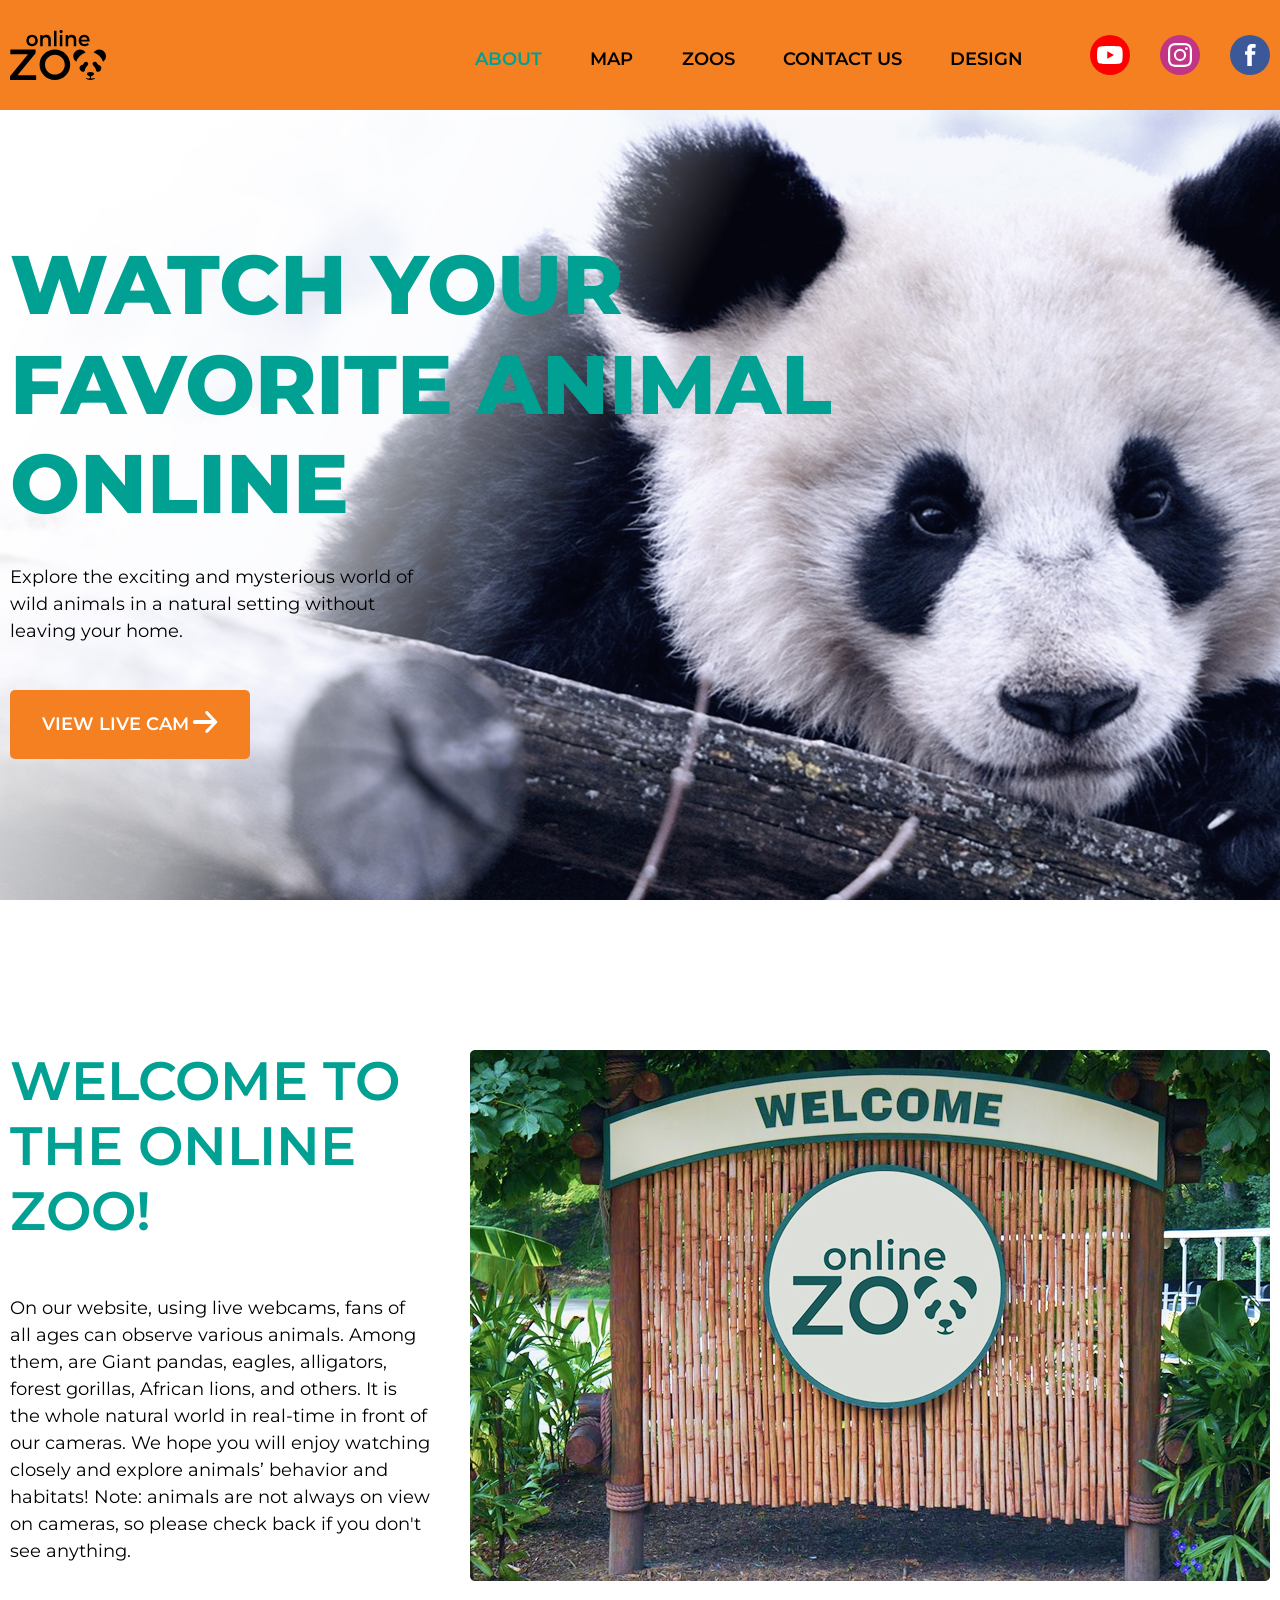
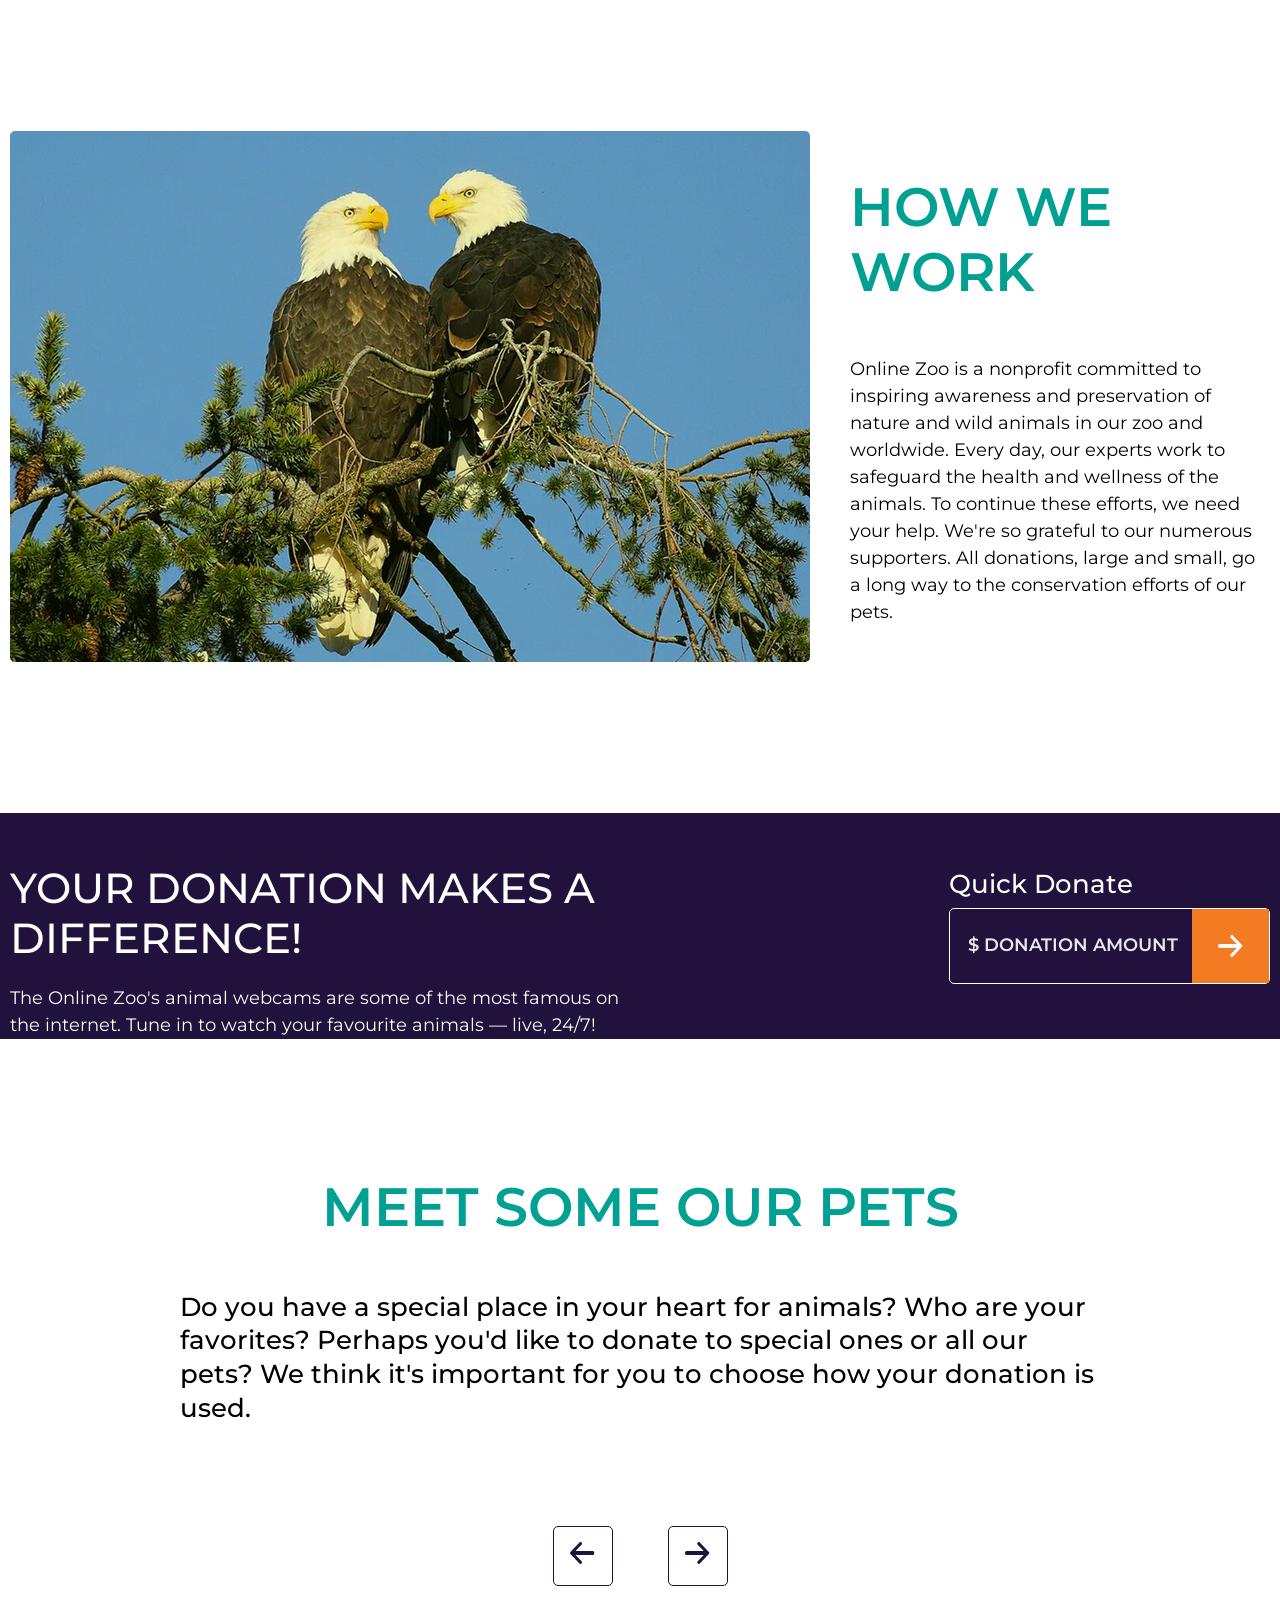
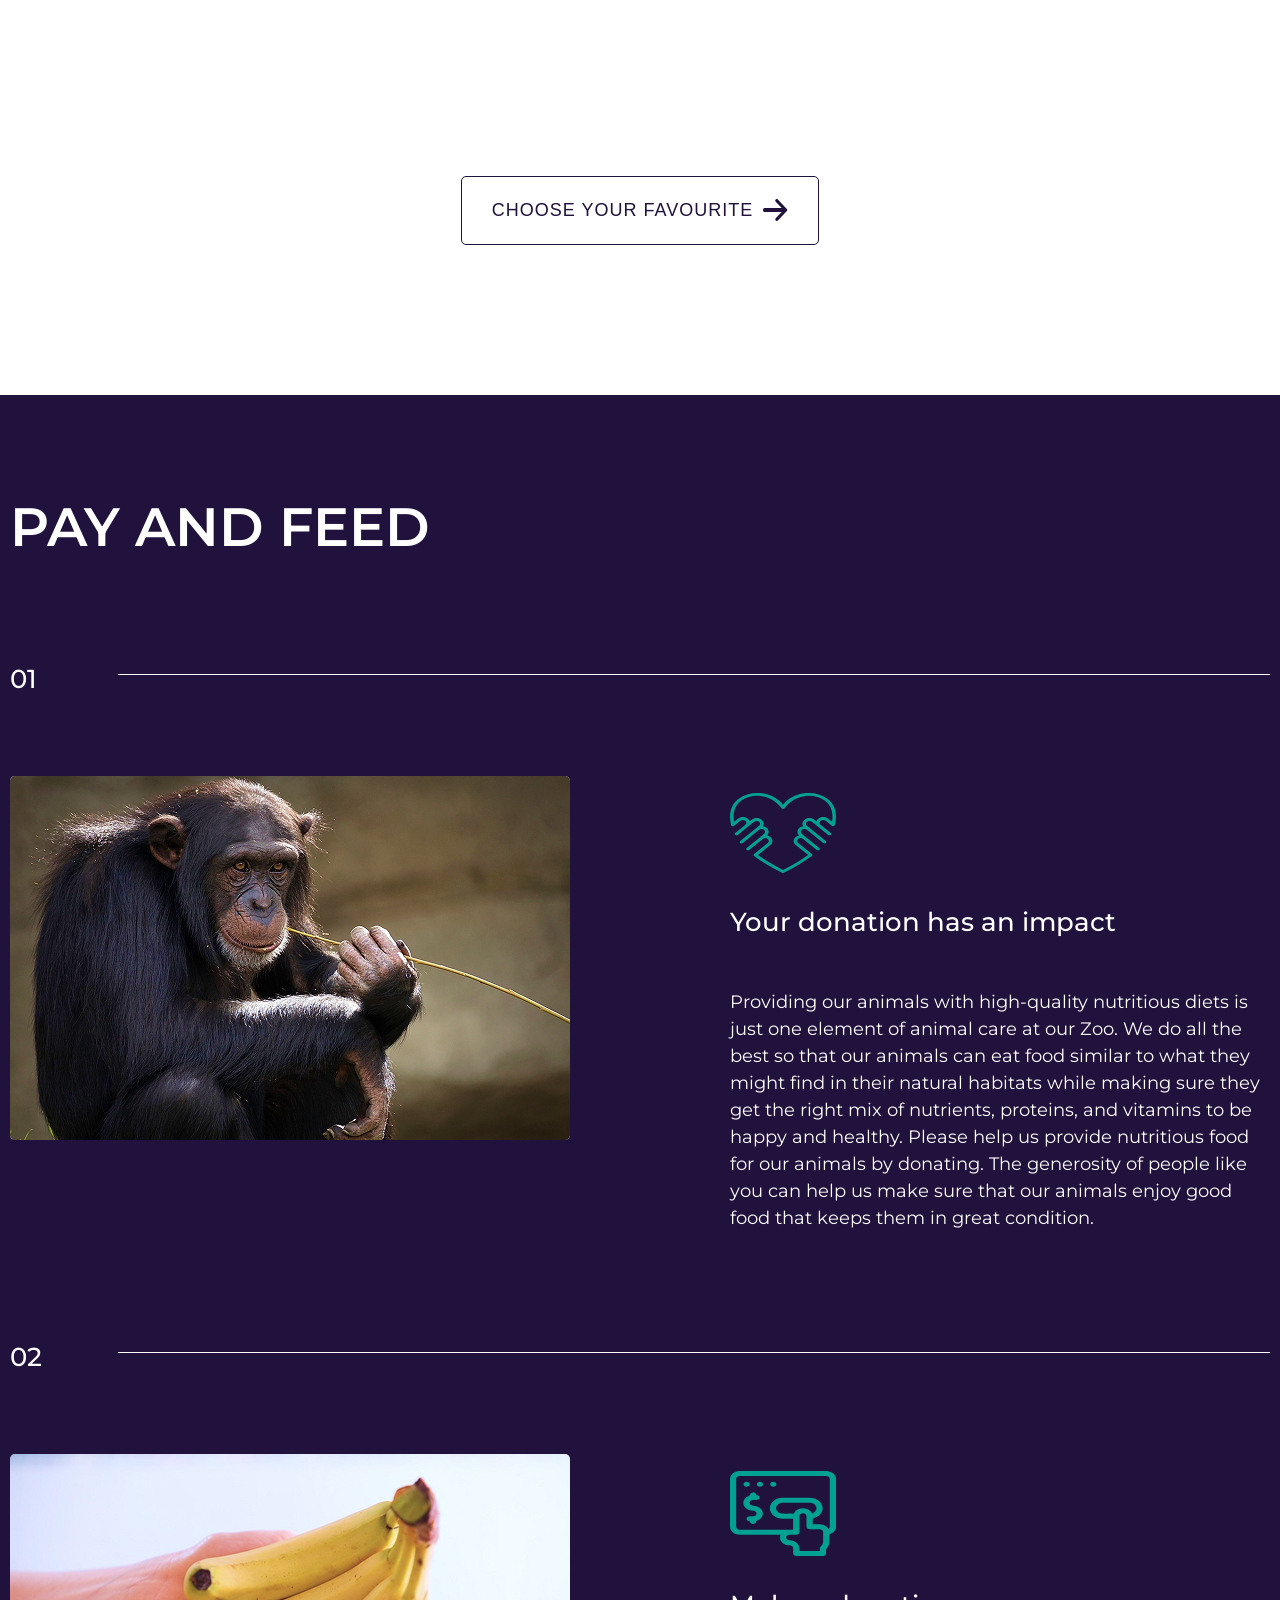
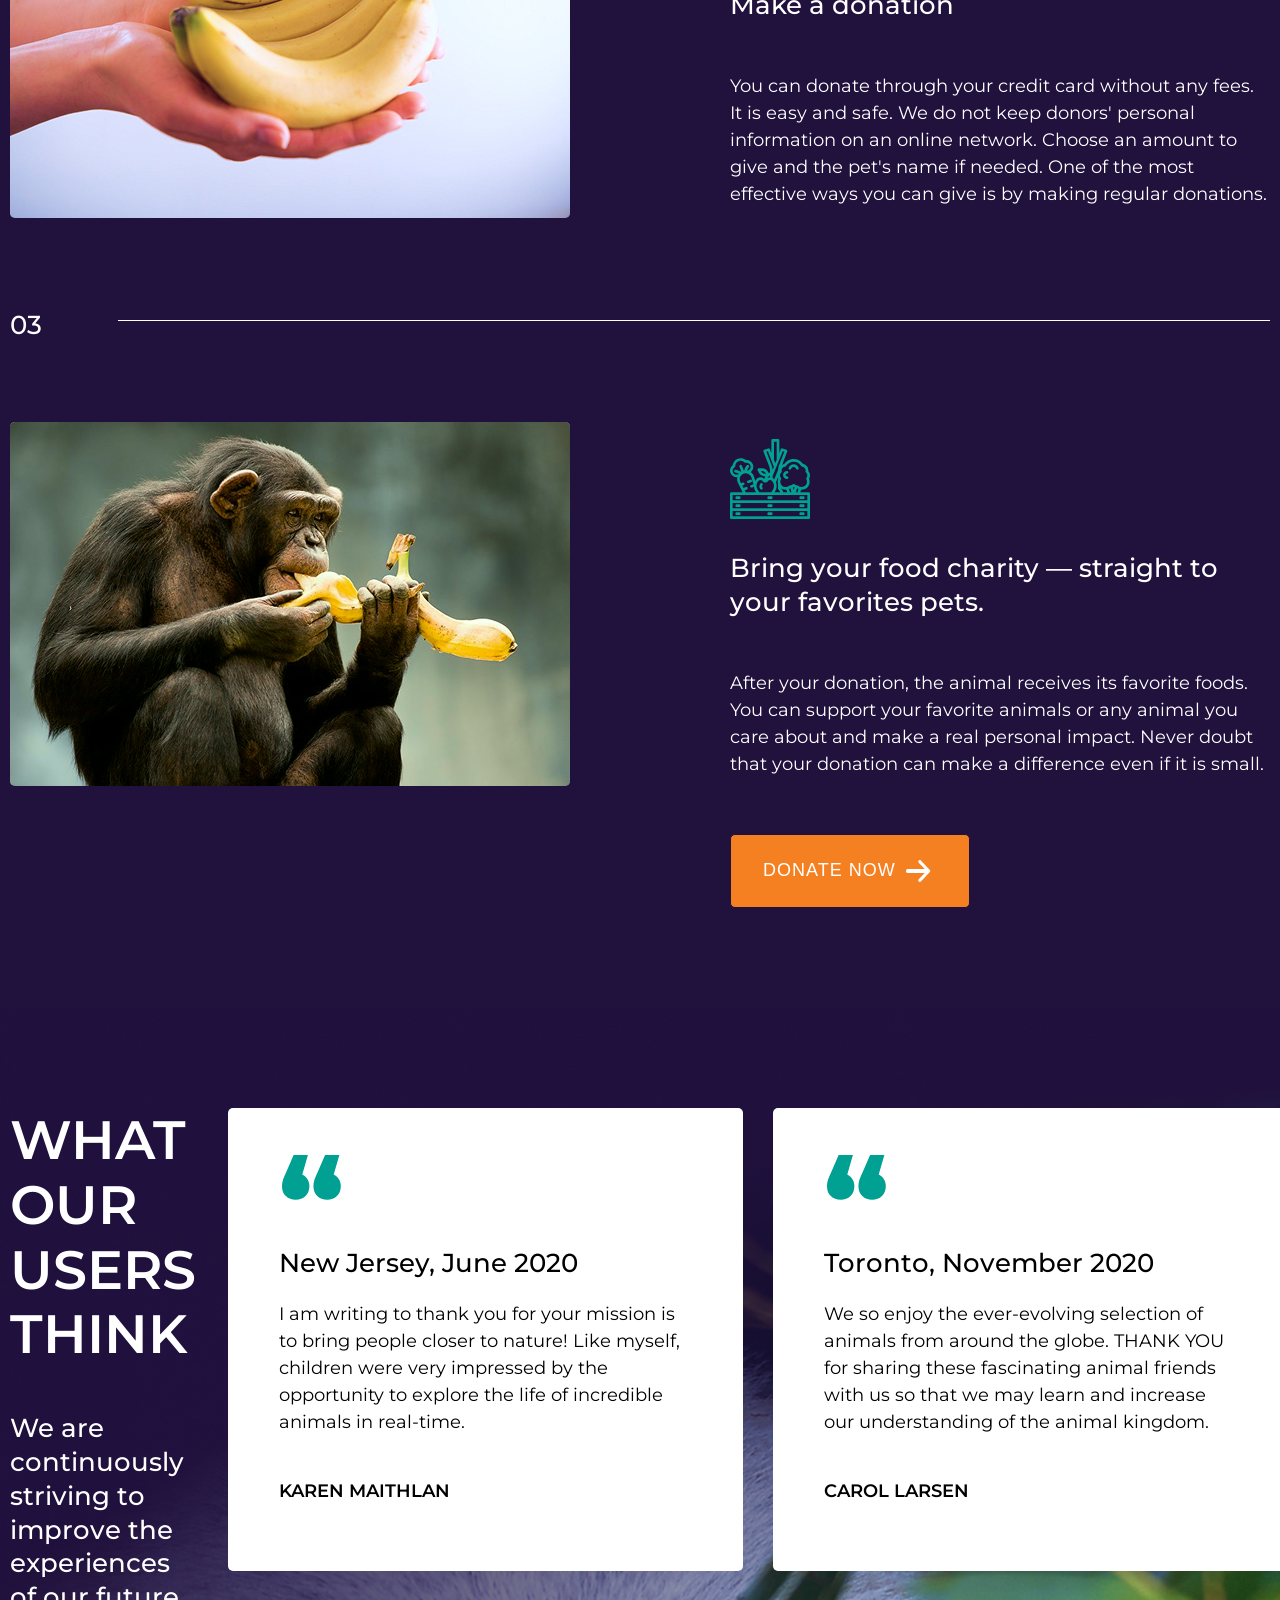
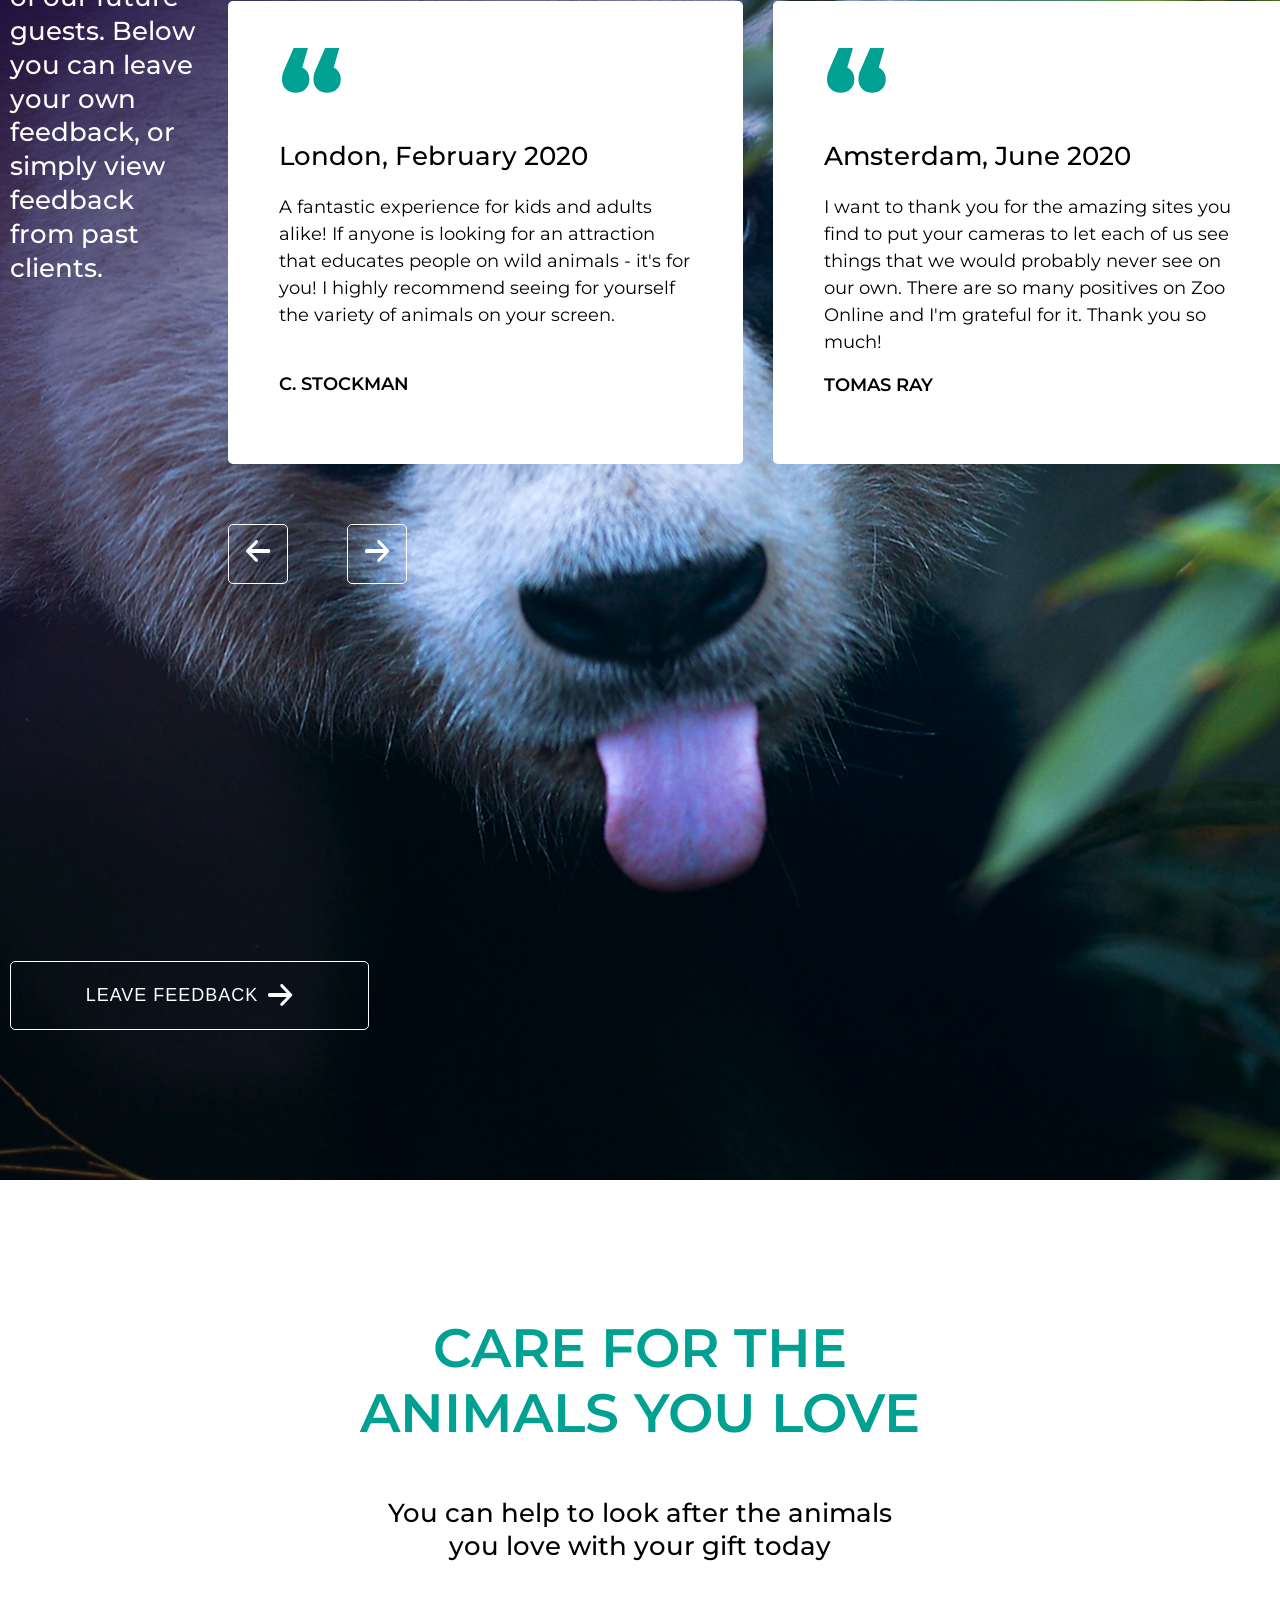
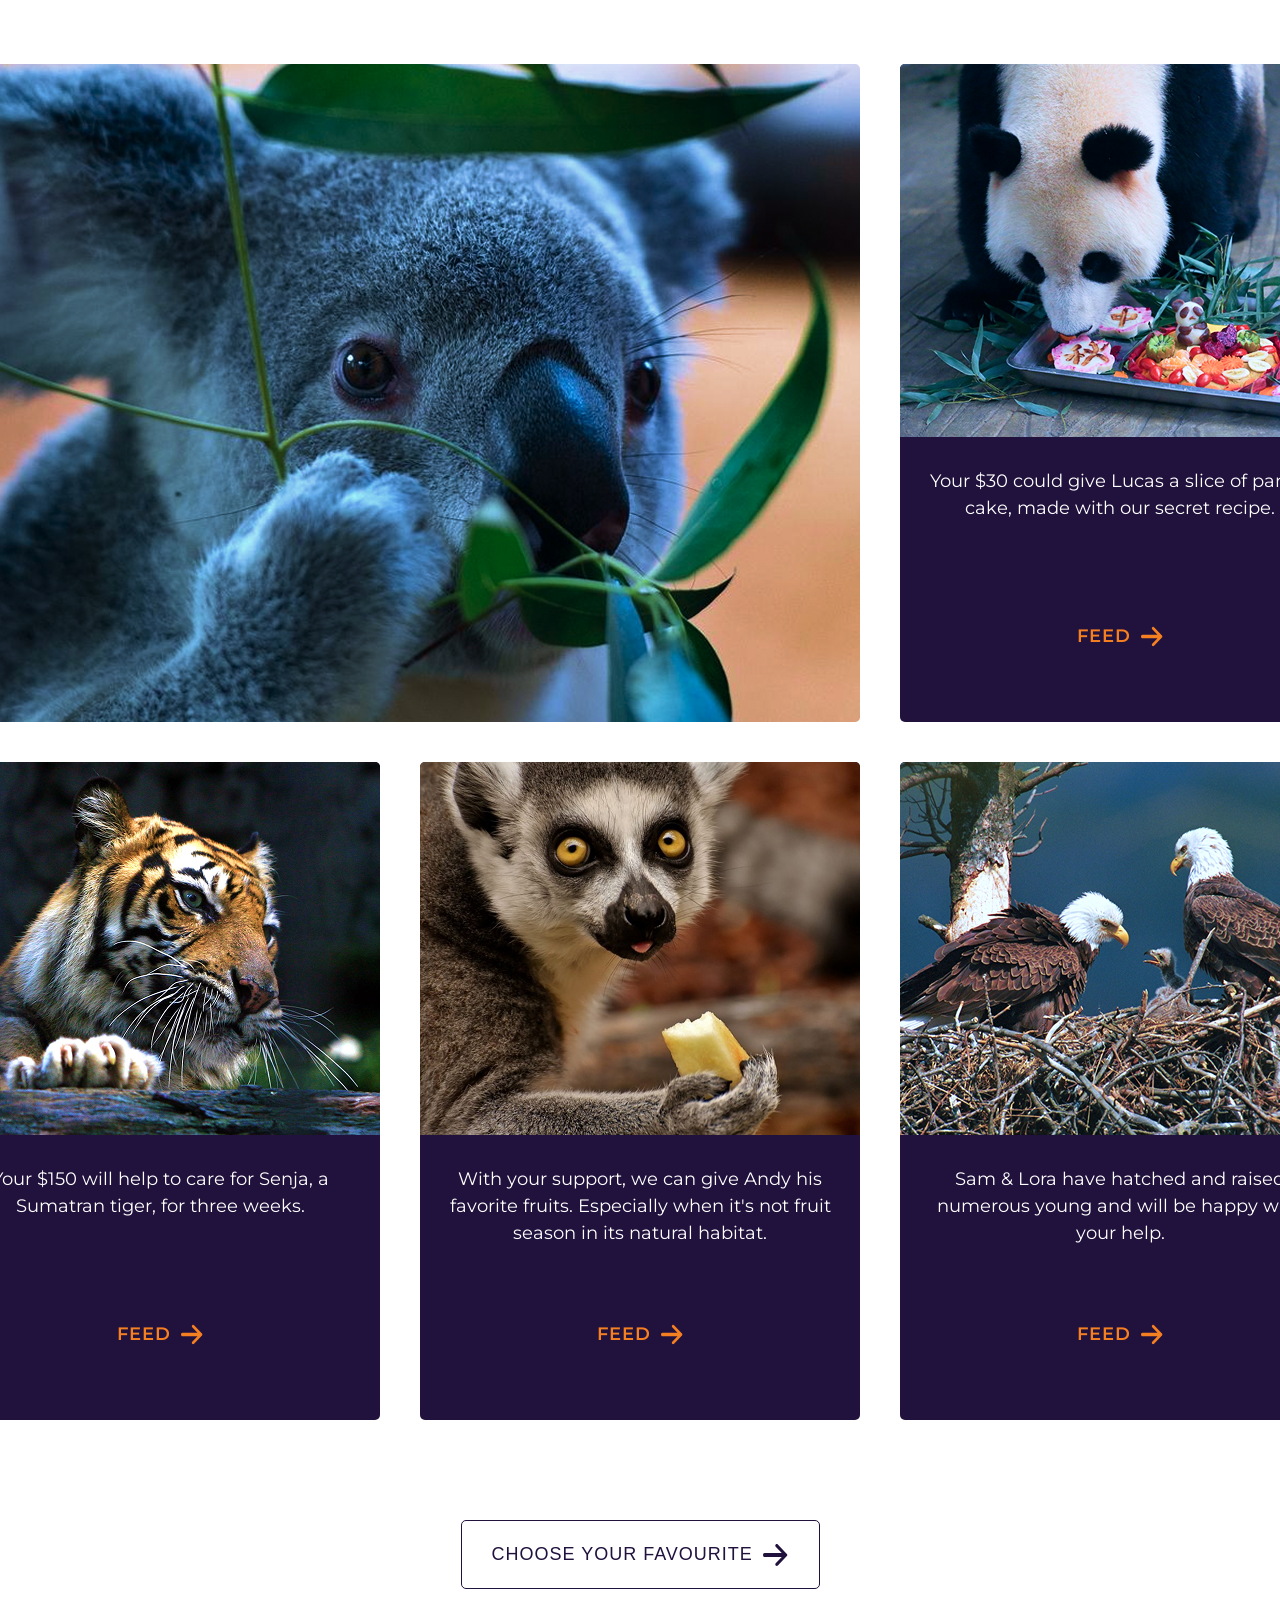
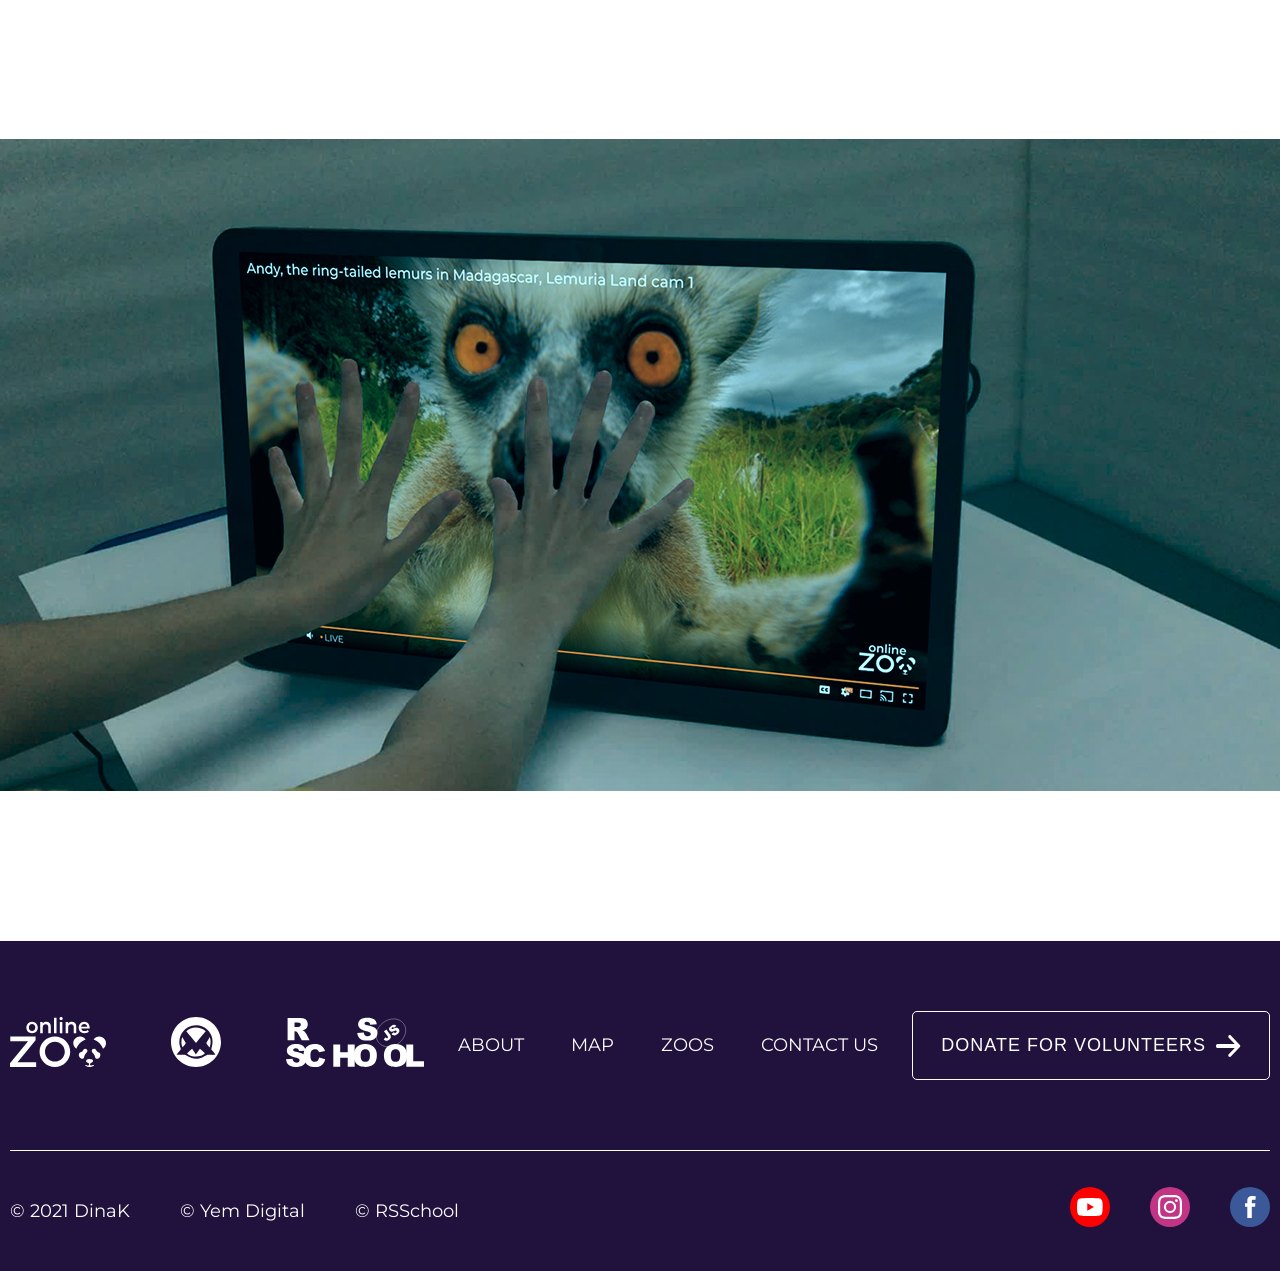
<file: online-zoo/pages/landing/index.html>
<!doctype html>
<html lang="en">
  <head>
    <meta charset="UTF-8" />
    <meta name="viewport" content="width=device-width, initial-scale=1.0" />
    <link
      rel="shortcut icon"
      href="../../assets/icons/favicon.svg"
      type="image/svg+xml"
    />
    <title>online ZOO</title>
    <link rel="preconnect" href="https://fonts.googleapis.com" />
    <link rel="preconnect" href="https://fonts.gstatic.com" crossorigin />
    <link
      href="https://fonts.googleapis.com/css2?family=Inter:opsz,wght@14..32,600&family=Montserrat+Alternates:wght@800&family=Montserrat:wght@100..900&display=swap"
      rel="stylesheet"
    />
    <link rel="stylesheet" href="style.css" />
  </head>
  <body>
    <header class="header">
      <div class="container">
        <div class="header__inner">
          <a class="logo-top" href="../../pages/landing/index.html">
            <img
              src="../../assets/icons/logo.svg"
              alt="online ZOO logo with a panda's face"
            />
          </a>
          <nav class="menu">
            <ul class="menu__list">
              <li class="menu__list-item">
                <a href="#" class="menu__list-link menu__list-link--active"
                  >About</a
                >
              </li>
              <li class="menu__list-item">
                <a href="../../pages/map/index.html" class="menu__list-link"
                  >map</a
                >
              </li>
              <li class="menu__list-item">
                <a href="../../pages/zoos/index.html" class="menu__list-link"
                  >Zoos</a
                >
              </li>
              <li class="menu__list-item">
                <a href="../../pages/contact/index.html" class="menu__list-link"
                  >Contact us</a
                >
              </li>
              <li class="menu__list-item">
                <a
                  href="https://www.figma.com/file/lnK11foY8Aoa6oOlDXovVN/Online-ZOO-Project?node-id=0%3A1"
                  class="menu__list-link"
                  >Design</a
                >
              </li>
            </ul>
          </nav>
          <ul class="socials-list">
            <li class="socials__list-item">
              <a
                href="https://youtu.be/pb-j3svRQLI?si=8g6l1SPLRpUy8K3H"
                class="socials__list-link"
              >
                <img
                  class="socials__list-img"
                  src="../../assets/icons/youtube.svg"
                  alt="Youtube icon"
                />
              </a>
            </li>
            <li class="socials__list-item">
              <a href="https://www.instagram.com/" class="socials__list-link">
                <img
                  class="socials__list-img"
                  src="../../assets/icons/instagram.svg"
                  alt="Instagram icon"
                />
              </a>
            </li>
            <li class="socials__list-item">
              <a href="https://www.facebook.com/" class="socials__list-link">
                <img
                  class="socials__list-img"
                  src="../../assets/icons/facebook.svg"
                  alt="Facebook icon"
                />
              </a>
            </li>
          </ul>
        </div>
      </div>
    </header>
    <main class="main">
      <section class="main-hero">
        <div class="container">
          <div class="main-hero__content">
            <h1 class="main-hero__title">Watch your favorite animal online</h1>
            <p class="main-hero__text">
              Explore the exciting and mysterious world of wild animals in a
              natural setting without leaving your home.
            </p>
            <a class="main-hero__btn" href="#"
              >VIEW LIVE CAM
              <svg
                width="25"
                height="22"
                viewBox="0 0 25 22"
                fill="none"
                xmlns="http://www.w3.org/2000/svg"
              >
                <path
                  fill-rule="evenodd"
                  clip-rule="evenodd"
                  d="M13.2098 0.119971C13.0277 0.199174 12.8622 0.315255 12.7229 0.461565C12.5833 0.607505 12.4725 0.780876 12.397 0.971748C12.3214 1.16262 12.2825 1.36724 12.2825 1.57389C12.2825 1.78055 12.3214 1.98517 12.397 2.17604C12.4725 2.36691 12.5833 2.54028 12.7229 2.68622L18.7506 9H1.6C1.17565 9 0.768688 9.21071 0.468629 9.58579C0.168571 9.96086 0 10.4696 0 11C0 11.5304 0.168571 12.0391 0.468629 12.4142C0.768688 12.7893 1.17565 13 1.6 13H18.7514L12.7229 19.3146C12.4414 19.6096 12.2833 20.0097 12.2833 20.4269C12.2833 20.8441 12.4414 21.2443 12.7229 21.5393C13.0045 21.8343 13.3863 22 13.7845 22C14.1826 22 14.5645 21.8343 14.846 21.5393L23.842 12.1127C23.9816 11.9668 24.0924 11.7934 24.168 11.6026C24.2436 11.4117 24.2825 11.2071 24.2825 11.0004C24.2825 10.7938 24.2436 10.5891 24.168 10.3983C24.0924 10.2074 23.9816 10.034 23.842 9.88808L14.846 0.461565C14.7067 0.315255 14.5413 0.199174 14.3591 0.119971C14.177 0.0407677 13.9817 0 13.7845 0C13.5873 0 13.392 0.0407677 13.2098 0.119971Z"
                  fill="white"
                />
              </svg>
            </a>
          </div>
        </div>
      </section>
      <section class="how-works">
        <div class="container">
          <div class="how-works__inner-top">
            <div class="how-works__content how-works__content--styling">
              <h2 class="section-title">Welcome to the Online Zoo!</h2>
              <p class="how-works__text">
                On our website, using live webcams, fans of all ages can observe
                various animals. Among them, are Giant pandas, eagles,
                alligators, forest gorillas, African lions, and others. It is
                the whole natural world in real-time in front of our cameras. We
                hope you will enjoy watching closely and explore animals’
                behavior and habitats! Note: animals are not always on view on
                cameras, so please check back if you don't see anything.
              </p>
            </div>
            <div class="how-works__img">
              <img
                src="../../assets/images/welcome_HIW.jpg"
                alt="Sign with a text - WELCOME online ZOO."
              />
            </div>
          </div>
          <div class="how-works__inner-bottom">
            <div class="how-works__content">
              <h2 class="section-title">How we work</h2>
              <p class="how-works__text">
                Online Zoo is a nonprofit committed to inspiring awareness and
                preservation of nature and wild animals in our zoo and
                worldwide. Every day, our experts work to safeguard the health
                and wellness of the animals. To continue these efforts, we need
                your help. We're so grateful to our numerous supporters. All
                donations, large and small, go a long way to the conservation
                efforts of our pets.
              </p>
            </div>
            <div class="how-works__img">
              <img
                src="../../assets/images/how_HIW.jpg"
                alt="Picture with two white headed eagles seating on a branch."
              />
            </div>
          </div>
        </div>
      </section>
      <section class="quick-donate">
        <div class="container">
          <div class="quick-donation">
            <div class="quick-donation__inner">
              <div class="quick-donation__content">
                <h3 class="quick-donation__title">
                  Your donation makes a difference!
                </h3>
                <p class="quick-donation__text">
                  The Online Zoo's animal webcams are some of the most famous on
                  the internet. Tune in to watch your favourite animals — live,
                  24/7!
                </p>
              </div>
              <div class="quick-donation__action">
                <p class="quick-donation__subheader-text">Quick Donate</p>
                <div class="quick-donation__button-holder">
                  <input
                    type="text"
                    class="quick-donation__input"
                    placeholder="$ DONATION AMOUNT"
                    name="quick-donate-input"
                  />
                  <button class="quick-donation__btn">
                    <svg
                      width="25"
                      height="22"
                      viewBox="0 0 25 22"
                      fill="none"
                      xmlns="http://www.w3.org/2000/svg"
                    >
                      <path
                        fill-rule="evenodd"
                        clip-rule="evenodd"
                        d="M13.2098 0.119971C13.0277 0.199174 12.8622 0.315255 12.7229 0.461565C12.5833 0.607505 12.4725 0.780876 12.397 0.971748C12.3214 1.16262 12.2825 1.36724 12.2825 1.57389C12.2825 1.78055 12.3214 1.98517 12.397 2.17604C12.4725 2.36691 12.5833 2.54028 12.7229 2.68622L18.7506 9H1.6C1.17565 9 0.768688 9.21071 0.468629 9.58579C0.168571 9.96086 0 10.4696 0 11C0 11.5304 0.168571 12.0391 0.468629 12.4142C0.768688 12.7893 1.17565 13 1.6 13H18.7514L12.7229 19.3146C12.4414 19.6096 12.2833 20.0097 12.2833 20.4269C12.2833 20.8441 12.4414 21.2443 12.7229 21.5393C13.0045 21.8343 13.3863 22 13.7845 22C14.1826 22 14.5645 21.8343 14.846 21.5393L23.842 12.1127C23.9816 11.9668 24.0924 11.7934 24.168 11.6026C24.2436 11.4117 24.2825 11.2071 24.2825 11.0004C24.2825 10.7938 24.2436 10.5891 24.168 10.3983C24.0924 10.2074 23.9816 10.034 23.842 9.88808L14.846 0.461565C14.7067 0.315255 14.5413 0.199174 14.3591 0.119971C14.177 0.0407677 13.9817 0 13.7845 0C13.5873 0 13.392 0.0407677 13.2098 0.119971Z"
                        fill="white"
                      />
                    </svg>
                  </button>
                </div>
              </div>
            </div>
          </div>
        </div>
      </section>
      <section class="meet-pets">
        <div class="container">
          <div class="how-does__inner">
            <h2 class="section-title">meet some our Pets</h2>
            <p class="meet-pets__text">
              Do you have a special place in your heart for animals? Who are
              your favorites? Perhaps you'd like to donate to special ones or
              all our pets? We think it's important for you to choose how your
              donation is used.
            </p>
            <div class="slider-section">
              <div class="slider-controls">
                <button id="prevBtn" class="nav-btn">
                  <svg
                    width="25"
                    height="22"
                    viewBox="0 0 25 22"
                    fill="none"
                    xmlns="http://www.w3.org/2000/svg"
                  >
                    <path
                      fill-rule="evenodd"
                      clip-rule="evenodd"
                      d="M11.0724 0.119971C11.2545 0.199174 11.42 0.315255 11.5593 0.461565C11.6989 0.607505 11.8097 0.780876 11.8853 0.971748C11.9609 1.16262 11.9998 1.36724 11.9998 1.57389C11.9998 1.78055 11.9609 1.98517 11.8853 2.17604C11.8097 2.36691 11.6989 2.54028 11.5593 2.68622L5.53159 9H22.6822C23.1066 9 23.5135 9.21071 23.8136 9.58579C24.1137 9.96086 24.2822 10.4696 24.2822 11C24.2822 11.5304 24.1137 12.0391 23.8136 12.4142C23.5135 12.7893 23.1066 13 22.6822 13H5.53081L11.5593 19.3146C11.8408 19.6096 11.999 20.0097 11.999 20.4269C11.999 20.8441 11.8408 21.2443 11.5593 21.5393C11.2777 21.8343 10.8959 22 10.4978 22C10.0996 22 9.71776 21.8343 9.43622 21.5393L0.440245 12.1127C0.300617 11.9668 0.189838 11.7934 0.114252 11.6026C0.0386677 11.4117 -0.000240326 11.2071 -0.000240326 11.0004C-0.000240326 10.7938 0.0386677 10.5891 0.114252 10.3983C0.189838 10.2074 0.300617 10.034 0.440245 9.88808L9.43622 0.461565C9.5755 0.315255 9.74095 0.199174 9.92311 0.119971C10.1053 0.0407677 10.3005 0 10.4978 0C10.695 0 10.8902 0.0407677 11.0724 0.119971Z"
                      fill="#20113D"
                    />
                  </svg>
                </button>
                <button id="nextBtn" class="nav-btn">
                  <svg
                    width="25"
                    height="22"
                    viewBox="0 0 25 22"
                    fill="none"
                    xmlns="http://www.w3.org/2000/svg"
                  >
                    <path
                      fill-rule="evenodd"
                      clip-rule="evenodd"
                      d="M13.2098 0.119971C13.0277 0.199174 12.8622 0.315255 12.7229 0.461565C12.5833 0.607505 12.4725 0.780876 12.397 0.971748C12.3214 1.16262 12.2825 1.36724 12.2825 1.57389C12.2825 1.78055 12.3214 1.98517 12.397 2.17604C12.4725 2.36691 12.5833 2.54028 12.7229 2.68622L18.7506 9H1.6C1.17565 9 0.768688 9.21071 0.468629 9.58579C0.168571 9.96086 0 10.4696 0 11C0 11.5304 0.168571 12.0391 0.468629 12.4142C0.768688 12.7893 1.17565 13 1.6 13H18.7514L12.7229 19.3146C12.4414 19.6096 12.2833 20.0097 12.2833 20.4269C12.2833 20.8441 12.4414 21.2443 12.7229 21.5393C13.0045 21.8343 13.3863 22 13.7845 22C14.1826 22 14.5645 21.8343 14.846 21.5393L23.842 12.1127C23.9816 11.9668 24.0924 11.7934 24.168 11.6026C24.2436 11.4117 24.2825 11.2071 24.2825 11.0004C24.2825 10.7938 24.2436 10.5891 24.168 10.3983C24.0924 10.2074 23.9816 10.034 23.842 9.88808L14.846 0.461565C14.7067 0.315255 14.5413 0.199174 14.3591 0.119971C14.177 0.0407677 13.9817 0 13.7845 0C13.5873 0 13.392 0.0407677 13.2098 0.119971Z"
                      fill="#20113D"
                    />
                  </svg>
                </button>
              </div>
              <div class="slider-wrapper" id="sliderWrapper">
                <div class="slider-track">
                  <!-- <div class="card">
                    <a
                      class="stretched-link"
                      href="../../pages/zoos/index.html"
                    ></a>
                    <div
                      class="card-image"
                      style="
                        background-image: url(&quot;../../assets/images/MOP_Panda.jpg&quot;);
                      "
                    >
                      <span class="card__name-tag">Lucas</span>
                    </div>
                    <div class="card-content">
                      <h3 class="card-content__heading">Giant Panda</h3>
                      <p class="card-content__text">
                        Native to central China, giant pandas have come to
                        symbolize vulnerable species.
                      </p>
                      <a
                        class="card-content__btn"
                        href="../../pages/zoos/index.html"
                        >VIEW LIVE CAM
                        <svg
                          class="card-content__svg"
                          width="26"
                          height="23"
                          viewBox="0 0 25 22"
                          fill="none"
                          xmlns="http://www.w3.org/2000/svg"
                        >
                          <path
                            fill-rule="evenodd"
                            clip-rule="evenodd"
                            d="M13.2098 0.119971C13.0277 0.199174 12.8622 0.315255 12.7229 0.461565C12.5833 0.607505 12.4725 0.780876 12.397 0.971748C12.3214 1.16262 12.2825 1.36724 12.2825 1.57389C12.2825 1.78055 12.3214 1.98517 12.397 2.17604C12.4725 2.36691 12.5833 2.54028 12.7229 2.68622L18.7506 9H1.6C1.17565 9 0.768688 9.21071 0.468629 9.58579C0.168571 9.96086 0 10.4696 0 11C0 11.5304 0.168571 12.0391 0.468629 12.4142C0.768688 12.7893 1.17565 13 1.6 13H18.7514L12.7229 19.3146C12.4414 19.6096 12.2833 20.0097 12.2833 20.4269C12.2833 20.8441 12.4414 21.2443 12.7229 21.5393C13.0045 21.8343 13.3863 22 13.7845 22C14.1826 22 14.5645 21.8343 14.846 21.5393L23.842 12.1127C23.9816 11.9668 24.0924 11.7934 24.168 11.6026C24.2436 11.4117 24.2825 11.2071 24.2825 11.0004C24.2825 10.7938 24.2436 10.5891 24.168 10.3983C24.0924 10.2074 23.9816 10.034 23.842 9.88808L14.846 0.461565C14.7067 0.315255 14.5413 0.199174 14.3591 0.119971C14.177 0.0407677 13.9817 0 13.7845 0C13.5873 0 13.392 0.0407677 13.2098 0.119971Z"
                            fill="#f58021"
                          ></path>
                        </svg>
                      </a>
                    </div>
                  </div>
                  <div class="card">
                    <a class="stretched-link" href="#"></a>
                    <div
                      class="card-image"
                      style="
                        background-image: url(&quot;../../assets/images/MOP_Eagles.jpg&quot;);
                      "
                    >
                      <span class="card__name-tag">Sam & Lora</span>
                    </div>
                    <div class="card-content">
                      <h4 class="card-content__heading">
                        West End Bald Eagles
                      </h4>
                      <p class="card-content__text card-content__text--eagle">
                        Pair of eagle parents lay and protect eggs, feed their
                        chicks and teach them to hunt and fly.
                      </p>
                      <a class="card-content__btn" href="#"
                        >VIEW LIVE CAM
                        <svg
                          class="card-content__svg"
                          width="26"
                          height="23"
                          viewBox="0 0 25 22"
                          fill="none"
                          xmlns="http://www.w3.org/2000/svg"
                        >
                          <path
                            fill-rule="evenodd"
                            clip-rule="evenodd"
                            d="M13.2098 0.119971C13.0277 0.199174 12.8622 0.315255 12.7229 0.461565C12.5833 0.607505 12.4725 0.780876 12.397 0.971748C12.3214 1.16262 12.2825 1.36724 12.2825 1.57389C12.2825 1.78055 12.3214 1.98517 12.397 2.17604C12.4725 2.36691 12.5833 2.54028 12.7229 2.68622L18.7506 9H1.6C1.17565 9 0.768688 9.21071 0.468629 9.58579C0.168571 9.96086 0 10.4696 0 11C0 11.5304 0.168571 12.0391 0.468629 12.4142C0.768688 12.7893 1.17565 13 1.6 13H18.7514L12.7229 19.3146C12.4414 19.6096 12.2833 20.0097 12.2833 20.4269C12.2833 20.8441 12.4414 21.2443 12.7229 21.5393C13.0045 21.8343 13.3863 22 13.7845 22C14.1826 22 14.5645 21.8343 14.846 21.5393L23.842 12.1127C23.9816 11.9668 24.0924 11.7934 24.168 11.6026C24.2436 11.4117 24.2825 11.2071 24.2825 11.0004C24.2825 10.7938 24.2436 10.5891 24.168 10.3983C24.0924 10.2074 23.9816 10.034 23.842 9.88808L14.846 0.461565C14.7067 0.315255 14.5413 0.199174 14.3591 0.119971C14.177 0.0407677 13.9817 0 13.7845 0C13.5873 0 13.392 0.0407677 13.2098 0.119971Z"
                            fill="#f58021"
                          ></path>
                        </svg>
                      </a>
                    </div>
                  </div>
                  <div class="card">
                    <a class="stretched-link" href="#"></a>
                    <div
                      class="card-image"
                      style="
                        background-image: url(&quot;../../assets/images/MOP_Lemur.jpg&quot;);
                      "
                    >
                      <span class="card__name-tag">Andy</span>
                    </div>
                    <div class="card-content">
                      <h4 class="card-content__heading">Madagascarian Lemur</h4>
                      <p class="card-content__text card-content__text--lemur">
                        Lemurs are considered the world’s most endangered group
                        of mammals.
                      </p>
                      <a class="card-content__btn" href="#"
                        >VIEW LIVE CAM
                        <svg
                          class="card-content__svg"
                          width="26"
                          height="23"
                          viewBox="0 0 25 22"
                          fill="none"
                          xmlns="http://www.w3.org/2000/svg"
                        >
                          <path
                            fill-rule="evenodd"
                            clip-rule="evenodd"
                            d="M13.2098 0.119971C13.0277 0.199174 12.8622 0.315255 12.7229 0.461565C12.5833 0.607505 12.4725 0.780876 12.397 0.971748C12.3214 1.16262 12.2825 1.36724 12.2825 1.57389C12.2825 1.78055 12.3214 1.98517 12.397 2.17604C12.4725 2.36691 12.5833 2.54028 12.7229 2.68622L18.7506 9H1.6C1.17565 9 0.768688 9.21071 0.468629 9.58579C0.168571 9.96086 0 10.4696 0 11C0 11.5304 0.168571 12.0391 0.468629 12.4142C0.768688 12.7893 1.17565 13 1.6 13H18.7514L12.7229 19.3146C12.4414 19.6096 12.2833 20.0097 12.2833 20.4269C12.2833 20.8441 12.4414 21.2443 12.7229 21.5393C13.0045 21.8343 13.3863 22 13.7845 22C14.1826 22 14.5645 21.8343 14.846 21.5393L23.842 12.1127C23.9816 11.9668 24.0924 11.7934 24.168 11.6026C24.2436 11.4117 24.2825 11.2071 24.2825 11.0004C24.2825 10.7938 24.2436 10.5891 24.168 10.3983C24.0924 10.2074 23.9816 10.034 23.842 9.88808L14.846 0.461565C14.7067 0.315255 14.5413 0.199174 14.3591 0.119971C14.177 0.0407677 13.9817 0 13.7845 0C13.5873 0 13.392 0.0407677 13.2098 0.119971Z"
                            fill="#f58021"
                          ></path>
                        </svg>
                      </a>
                    </div>
                  </div>
                  <div class="card">
                    <a class="stretched-link" href="#"></a>
                    <div
                      class="card-image"
                      style="
                        background-image: url(&quot;../../assets/images/MOP_Koala.jpg&quot;);
                      "
                    >
                      <span class="card__name-tag">Liz</span>
                    </div>
                    <div class="card-content">
                      <h4 class="card-content__heading">Australian Koala</h4>
                      <p class="card-content__text card-content__text--koala">
                        The elevated walkways bring you to eye level with the
                        koalas as they perch in their forest.
                      </p>
                      <a class="card-content__btn" href="#"
                        >VIEW LIVE CAM
                        <svg
                          class="card-content__svg"
                          width="26"
                          height="23"
                          viewBox="0 0 25 22"
                          fill="none"
                          xmlns="http://www.w3.org/2000/svg"
                        >
                          <path
                            fill-rule="evenodd"
                            clip-rule="evenodd"
                            d="M13.2098 0.119971C13.0277 0.199174 12.8622 0.315255 12.7229 0.461565C12.5833 0.607505 12.4725 0.780876 12.397 0.971748C12.3214 1.16262 12.2825 1.36724 12.2825 1.57389C12.2825 1.78055 12.3214 1.98517 12.397 2.17604C12.4725 2.36691 12.5833 2.54028 12.7229 2.68622L18.7506 9H1.6C1.17565 9 0.768688 9.21071 0.468629 9.58579C0.168571 9.96086 0 10.4696 0 11C0 11.5304 0.168571 12.0391 0.468629 12.4142C0.768688 12.7893 1.17565 13 1.6 13H18.7514L12.7229 19.3146C12.4414 19.6096 12.2833 20.0097 12.2833 20.4269C12.2833 20.8441 12.4414 21.2443 12.7229 21.5393C13.0045 21.8343 13.3863 22 13.7845 22C14.1826 22 14.5645 21.8343 14.846 21.5393L23.842 12.1127C23.9816 11.9668 24.0924 11.7934 24.168 11.6026C24.2436 11.4117 24.2825 11.2071 24.2825 11.0004C24.2825 10.7938 24.2436 10.5891 24.168 10.3983C24.0924 10.2074 23.9816 10.034 23.842 9.88808L14.846 0.461565C14.7067 0.315255 14.5413 0.199174 14.3591 0.119971C14.177 0.0407677 13.9817 0 13.7845 0C13.5873 0 13.392 0.0407677 13.2098 0.119971Z"
                            fill="#f58021"
                          ></path>
                        </svg>
                      </a>
                    </div>
                  </div>
                  <div class="card">
                    <a class="stretched-link" href="#"></a>
                    <div
                      class="card-image"
                      style="
                        background-image: url(&quot;../../assets/images/MOP_Gorilla.jpg&quot;);
                      "
                    >
                      <span class="card__name-tag">Glen</span>
                    </div>
                    <div class="card-content">
                      <h4 class="card-content__heading">Gorilla in Congo</h4>
                      <p class="card-content__text card-content__text--gorilla">
                        Variety of snacks very important for the healthy life of
                        gorillas and his plenty of babies.
                      </p>
                      <a class="card-content__btn" href="#"
                        >VIEW LIVE CAM
                        <svg
                          class="card-content__svg"
                          width="26"
                          height="23"
                          viewBox="0 0 25 22"
                          fill="none"
                          xmlns="http://www.w3.org/2000/svg"
                        >
                          <path
                            fill-rule="evenodd"
                            clip-rule="evenodd"
                            d="M13.2098 0.119971C13.0277 0.199174 12.8622 0.315255 12.7229 0.461565C12.5833 0.607505 12.4725 0.780876 12.397 0.971748C12.3214 1.16262 12.2825 1.36724 12.2825 1.57389C12.2825 1.78055 12.3214 1.98517 12.397 2.17604C12.4725 2.36691 12.5833 2.54028 12.7229 2.68622L18.7506 9H1.6C1.17565 9 0.768688 9.21071 0.468629 9.58579C0.168571 9.96086 0 10.4696 0 11C0 11.5304 0.168571 12.0391 0.468629 12.4142C0.768688 12.7893 1.17565 13 1.6 13H18.7514L12.7229 19.3146C12.4414 19.6096 12.2833 20.0097 12.2833 20.4269C12.2833 20.8441 12.4414 21.2443 12.7229 21.5393C13.0045 21.8343 13.3863 22 13.7845 22C14.1826 22 14.5645 21.8343 14.846 21.5393L23.842 12.1127C23.9816 11.9668 24.0924 11.7934 24.168 11.6026C24.2436 11.4117 24.2825 11.2071 24.2825 11.0004C24.2825 10.7938 24.2436 10.5891 24.168 10.3983C24.0924 10.2074 23.9816 10.034 23.842 9.88808L14.846 0.461565C14.7067 0.315255 14.5413 0.199174 14.3591 0.119971C14.177 0.0407677 13.9817 0 13.7845 0C13.5873 0 13.392 0.0407677 13.2098 0.119971Z"
                            fill="#f58021"
                          ></path>
                        </svg>
                      </a>
                    </div>
                  </div>
                  <div class="card">
                    <a class="stretched-link" href="#"></a>
                    <div
                      class="card-image"
                      style="
                        background-image: url(&quot;../../assets/images/MOP_Lion.jpg&quot;);
                      "
                    >
                      <span class="card__name-tag">Shake</span>
                    </div>
                    <div class="card-content">
                      <h4 class="card-content__heading">African Lion</h4>
                      <p class="card-content__text card-content__text--lion">
                        Lions roam the savannas and grasslands of Africa,
                        hunting and raising cubs in the pride.
                      </p>
                      <a class="card-content__btn" href="#"
                        >VIEW LIVE CAM
                        <svg
                          class="card-content__svg"
                          width="26"
                          height="23"
                          viewBox="0 0 25 22"
                          fill="none"
                          xmlns="http://www.w3.org/2000/svg"
                        >
                          <path
                            fill-rule="evenodd"
                            clip-rule="evenodd"
                            d="M13.2098 0.119971C13.0277 0.199174 12.8622 0.315255 12.7229 0.461565C12.5833 0.607505 12.4725 0.780876 12.397 0.971748C12.3214 1.16262 12.2825 1.36724 12.2825 1.57389C12.2825 1.78055 12.3214 1.98517 12.397 2.17604C12.4725 2.36691 12.5833 2.54028 12.7229 2.68622L18.7506 9H1.6C1.17565 9 0.768688 9.21071 0.468629 9.58579C0.168571 9.96086 0 10.4696 0 11C0 11.5304 0.168571 12.0391 0.468629 12.4142C0.768688 12.7893 1.17565 13 1.6 13H18.7514L12.7229 19.3146C12.4414 19.6096 12.2833 20.0097 12.2833 20.4269C12.2833 20.8441 12.4414 21.2443 12.7229 21.5393C13.0045 21.8343 13.3863 22 13.7845 22C14.1826 22 14.5645 21.8343 14.846 21.5393L23.842 12.1127C23.9816 11.9668 24.0924 11.7934 24.168 11.6026C24.2436 11.4117 24.2825 11.2071 24.2825 11.0004C24.2825 10.7938 24.2436 10.5891 24.168 10.3983C24.0924 10.2074 23.9816 10.034 23.842 9.88808L14.846 0.461565C14.7067 0.315255 14.5413 0.199174 14.3591 0.119971C14.177 0.0407677 13.9817 0 13.7845 0C13.5873 0 13.392 0.0407677 13.2098 0.119971Z"
                            fill="#f58021"
                          ></path>
                        </svg>
                      </a>
                    </div>
                  </div>
                  <div class="card">
                    <a class="stretched-link" href="#"></a>
                    <div
                      class="card-image"
                      style="
                        background-image: url(&quot;../../assets/images/MOP_Aligator.jpg&quot;);
                      "
                    >
                      <span class="card__name-tag">Mike</span>
                    </div>
                    <div class="card-content">
                      <h4 class="card-content__heading">Chinese Alligator</h4>
                      <p
                        class="card-content__text card-content__text--alligator"
                      >
                        From nose to tail, belly to back, hard scales protect
                        this petite alligator.
                      </p>
                      <a class="card-content__btn" href="#"
                        >VIEW LIVE CAM
                        <svg
                          class="card-content__svg"
                          width="26"
                          height="23"
                          viewBox="0 0 25 22"
                          fill="none"
                          xmlns="http://www.w3.org/2000/svg"
                        >
                          <path
                            fill-rule="evenodd"
                            clip-rule="evenodd"
                            d="M13.2098 0.119971C13.0277 0.199174 12.8622 0.315255 12.7229 0.461565C12.5833 0.607505 12.4725 0.780876 12.397 0.971748C12.3214 1.16262 12.2825 1.36724 12.2825 1.57389C12.2825 1.78055 12.3214 1.98517 12.397 2.17604C12.4725 2.36691 12.5833 2.54028 12.7229 2.68622L18.7506 9H1.6C1.17565 9 0.768688 9.21071 0.468629 9.58579C0.168571 9.96086 0 10.4696 0 11C0 11.5304 0.168571 12.0391 0.468629 12.4142C0.768688 12.7893 1.17565 13 1.6 13H18.7514L12.7229 19.3146C12.4414 19.6096 12.2833 20.0097 12.2833 20.4269C12.2833 20.8441 12.4414 21.2443 12.7229 21.5393C13.0045 21.8343 13.3863 22 13.7845 22C14.1826 22 14.5645 21.8343 14.846 21.5393L23.842 12.1127C23.9816 11.9668 24.0924 11.7934 24.168 11.6026C24.2436 11.4117 24.2825 11.2071 24.2825 11.0004C24.2825 10.7938 24.2436 10.5891 24.168 10.3983C24.0924 10.2074 23.9816 10.034 23.842 9.88808L14.846 0.461565C14.7067 0.315255 14.5413 0.199174 14.3591 0.119971C14.177 0.0407677 13.9817 0 13.7845 0C13.5873 0 13.392 0.0407677 13.2098 0.119971Z"
                            fill="#f58021"
                          ></path>
                        </svg>
                      </a>
                    </div>
                  </div>
                  <div class="card">
                    <a class="stretched-link" href="#"></a>
                    <div
                      class="card-image"
                      style="
                        background-image: url(&quot;../../assets/images/MOP_Tiger.jpg&quot;);
                      "
                    >
                      <span class="card__name-tag">Senja</span>
                    </div>
                    <div class="card-content">
                      <h4 class="card-content__heading">Sumatran Tiger</h4>
                      <p class="card-content__text card-content__text--tiger">
                        Sumatran Tigers are the smallest of the five
                        sub-species, and are found in Indonesia.
                      </p>
                      <a class="card-content__btn" href="#"
                        >VIEW LIVE CAM
                        <svg
                          class="card-content__svg"
                          width="26"
                          height="23"
                          viewBox="0 0 25 22"
                          fill="none"
                          xmlns="http://www.w3.org/2000/svg"
                        >
                          <path
                            fill-rule="evenodd"
                            clip-rule="evenodd"
                            d="M13.2098 0.119971C13.0277 0.199174 12.8622 0.315255 12.7229 0.461565C12.5833 0.607505 12.4725 0.780876 12.397 0.971748C12.3214 1.16262 12.2825 1.36724 12.2825 1.57389C12.2825 1.78055 12.3214 1.98517 12.397 2.17604C12.4725 2.36691 12.5833 2.54028 12.7229 2.68622L18.7506 9H1.6C1.17565 9 0.768688 9.21071 0.468629 9.58579C0.168571 9.96086 0 10.4696 0 11C0 11.5304 0.168571 12.0391 0.468629 12.4142C0.768688 12.7893 1.17565 13 1.6 13H18.7514L12.7229 19.3146C12.4414 19.6096 12.2833 20.0097 12.2833 20.4269C12.2833 20.8441 12.4414 21.2443 12.7229 21.5393C13.0045 21.8343 13.3863 22 13.7845 22C14.1826 22 14.5645 21.8343 14.846 21.5393L23.842 12.1127C23.9816 11.9668 24.0924 11.7934 24.168 11.6026C24.2436 11.4117 24.2825 11.2071 24.2825 11.0004C24.2825 10.7938 24.2436 10.5891 24.168 10.3983C24.0924 10.2074 23.9816 10.034 23.842 9.88808L14.846 0.461565C14.7067 0.315255 14.5413 0.199174 14.3591 0.119971C14.177 0.0407677 13.9817 0 13.7845 0C13.5873 0 13.392 0.0407677 13.2098 0.119971Z"
                            fill="#f58021"
                          ></path>
                        </svg>
                      </a>
                    </div>
                  </div>
                </div> -->
              </div>
            </div>
            <button
              class="your-favorite-btn your-favorite-btn--position"
              type="button"
            >
              choose your favourite
              <svg
                width="25"
                height="22"
                viewBox="0 0 25 22"
                fill="none"
                xmlns="http://www.w3.org/2000/svg"
              >
                <path
                  fill-rule="evenodd"
                  clip-rule="evenodd"
                  d="M13.2098 0.119971C13.0277 0.199174 12.8622 0.315255 12.7229 0.461565C12.5833 0.607505 12.4725 0.780876 12.397 0.971748C12.3214 1.16262 12.2825 1.36724 12.2825 1.57389C12.2825 1.78055 12.3214 1.98517 12.397 2.17604C12.4725 2.36691 12.5833 2.54028 12.7229 2.68622L18.7506 9H1.6C1.17565 9 0.768688 9.21071 0.468629 9.58579C0.168571 9.96086 0 10.4696 0 11C0 11.5304 0.168571 12.0391 0.468629 12.4142C0.768688 12.7893 1.17565 13 1.6 13H18.7514L12.7229 19.3146C12.4414 19.6096 12.2833 20.0097 12.2833 20.4269C12.2833 20.8441 12.4414 21.2443 12.7229 21.5393C13.0045 21.8343 13.3863 22 13.7845 22C14.1826 22 14.5645 21.8343 14.846 21.5393L23.842 12.1127C23.9816 11.9668 24.0924 11.7934 24.168 11.6026C24.2436 11.4117 24.2825 11.2071 24.2825 11.0004C24.2825 10.7938 24.2436 10.5891 24.168 10.3983C24.0924 10.2074 23.9816 10.034 23.842 9.88808L14.846 0.461565C14.7067 0.315255 14.5413 0.199174 14.3591 0.119971C14.177 0.0407677 13.9817 0 13.7845 0C13.5873 0 13.392 0.0407677 13.2098 0.119971Z"
                  fill="#20113D"
                />
              </svg>
            </button>
          </div>
        </div>
      </section>
      <section class="pay-feed">
        <div class="container">
          <div class="pay-feed__inner">
            <h2 class="section-title section-title--pay-feed">PAY AND FEED</h2>
            <ol class="pay-feed__list">
              <li class="pay-feed__list-item">
                <div class="pay-feed__list-images">
                  <img
                    src="../../assets/images/Pay_and_feed_01.jpg"
                    alt="monkey seating with a stick"
                  />
                </div>
                <div class="pay-feed__list-content">
                  <img
                    src="../../assets/icons/Pay_and_feed_01.svg"
                    alt="icon with heart symbol in hands"
                    class="pay-feed__list-content"
                  />
                  <h3 class="pay-feed__list-heading">
                    Your donation has an impact
                  </h3>
                  <p class="pay-feed__list-text">
                    Providing our animals with high-quality nutritious diets is
                    just one element of animal care at our Zoo. We do all the
                    best so that our animals can eat food similar to what they
                    might find in their natural habitats while making sure they
                    get the right mix of nutrients, proteins, and vitamins to be
                    happy and healthy. Please help us provide nutritious food
                    for our animals by donating. The generosity of people like
                    you can help us make sure that our animals enjoy good food
                    that keeps them in great condition.
                  </p>
                </div>
              </li>
              <li class="pay-feed__list-item pay-feed__list-item-2">
                <div class="pay-feed__list-images">
                  <img
                    src="../../assets/images/Pay_and_feed_02.jpg"
                    alt="yellow bananas"
                  />
                </div>
                <div class="pay-feed__list-content">
                  <img
                    src="../../assets/icons/Pay_and_feed_02.svg"
                    alt="icon with donation of money"
                    class="pay-feed__list-content"
                  />
                  <h4 class="pay-feed__list-heading">Make a donation</h4>
                  <p class="pay-feed__list-text">
                    You can donate through your credit card without any fees. It
                    is easy and safe. We do not keep donors' personal
                    information on an online network. Choose an amount to give
                    and the pet's name if needed. One of the most effective ways
                    you can give is by making regular donations.
                  </p>
                </div>
              </li>
              <li class="pay-feed__list-item pay-feed__list-item-3">
                <div class="pay-feed__list-images">
                  <img
                    src="../../assets/images/Pay_and_feed_03.jpg"
                    alt="monkey eating banna"
                  />
                </div>
                <div
                  class="pay-feed__list-content pay-feed__list-content--small"
                >
                  <img
                    src="../../assets/icons/Pay_and_feed_03.svg"
                    alt="icon with froot basket"
                    class="pay-feed__list-content"
                  />
                  <h4 class="pay-feed__list-heading pay-feed__list-heading--03">
                    Bring your food charity — straight to your favorites pets.
                  </h4>
                  <p class="pay-feed__list-text">
                    After your donation, the animal receives its favorite foods.
                    You can support your favorite animals or any animal you care
                    about and make a real personal impact. Never doubt that your
                    donation can make a difference even if it is small.
                  </p>
                  <button
                    class="donate-now-btn donate-now-btn--position"
                    type="button"
                  >
                    donate now
                    <svg
                      width="25"
                      height="22"
                      viewBox="0 0 25 22"
                      fill="none"
                      xmlns="http://www.w3.org/2000/svg"
                    >
                      <path
                        fill-rule="evenodd"
                        clip-rule="evenodd"
                        d="M13.2098 0.119971C13.0277 0.199174 12.8622 0.315255 12.7229 0.461565C12.5833 0.607505 12.4725 0.780876 12.397 0.971748C12.3214 1.16262 12.2825 1.36724 12.2825 1.57389C12.2825 1.78055 12.3214 1.98517 12.397 2.17604C12.4725 2.36691 12.5833 2.54028 12.7229 2.68622L18.7506 9H1.6C1.17565 9 0.768688 9.21071 0.468629 9.58579C0.168571 9.96086 0 10.4696 0 11C0 11.5304 0.168571 12.0391 0.468629 12.4142C0.768688 12.7893 1.17565 13 1.6 13H18.7514L12.7229 19.3146C12.4414 19.6096 12.2833 20.0097 12.2833 20.4269C12.2833 20.8441 12.4414 21.2443 12.7229 21.5393C13.0045 21.8343 13.3863 22 13.7845 22C14.1826 22 14.5645 21.8343 14.846 21.5393L23.842 12.1127C23.9816 11.9668 24.0924 11.7934 24.168 11.6026C24.2436 11.4117 24.2825 11.2071 24.2825 11.0004C24.2825 10.7938 24.2436 10.5891 24.168 10.3983C24.0924 10.2074 23.9816 10.034 23.842 9.88808L14.846 0.461565C14.7067 0.315255 14.5413 0.199174 14.3591 0.119971C14.177 0.0407677 13.9817 0 13.7845 0C13.5873 0 13.392 0.0407677 13.2098 0.119971Z"
                        fill="#fff"
                      />
                    </svg>
                  </button>
                </div>
              </li>
            </ol>
          </div>
        </div>
      </section>
      <section class="user-think">
        <div class="container">
          <div class="user-think__inner">
            <div class="user-think__content">
              <h2 class="section-title section-title--user-think">
                what our users think
              </h2>
              <p class="user-think__text">
                We are continuously striving to improve the experiences of our
                future guests. Below you can leave your own feedback, or simply
                view feedback from past clients.
              </p>
            </div>

            <div class="user-think__slider">
              <div
                class="user-think__slider-wrapper"
                id="user-think__sliderWrapper"
              >
                <div class="user-think__slider-track1">
                  <div class="user-think__card">
                    <div class="user-think__card-content">
                      <blockquote class="blockquote">
                        <time class="blockquote__time" datetime="2020-06-01"
                          >New Jersey, June 2020
                        </time>
                        <p class="blockquote__text">
                          I am writing to thank you for your mission is to bring
                          people closer to nature! Like myself, children were
                          very impressed by the opportunity to explore the life
                          of incredible animals in real-time.
                        </p>
                        <cite class="blockquote__cite">Karen Maithlan</cite>
                      </blockquote>
                    </div>
                  </div>
                  <div class="user-think__card">
                    <div class="user-think__card-content">
                      <blockquote class="blockquote">
                        <time class="blockquote__time" datetime="2020-11-01"
                          >Toronto, November 2020
                        </time>
                        <p class="blockquote__text">
                          We so enjoy the ever-evolving selection of animals
                          from around the globe. THANK YOU for sharing these
                          fascinating animal friends with us so that we may
                          learn and increase our understanding of the animal
                          kingdom.
                        </p>
                        <cite class="blockquote__cite">Carol Larsen</cite>
                      </blockquote>
                    </div>
                  </div>
                  <div class="user-think__card">
                    <div class="user-think__card-content">
                      <blockquote class="blockquote">
                        <time class="blockquote__time" datetime="2020-06-01"
                          >New Jersey, June 2020
                        </time>
                        <p class="blockquote__text">
                          I am writing to thank you for your mission is to bring
                          people closer to nature! Like myself, children were
                          very impressed by the opportunity to explore the life
                          of incredible animals in real-time.
                        </p>
                        <cite class="blockquote__cite">Karen Maithlan</cite>
                      </blockquote>
                    </div>
                  </div>
                  <div class="user-think__card">
                    <div class="user-think__card-content">
                      <blockquote class="blockquote">
                        <time class="blockquote__time" datetime="2020-11-01"
                          >Toronto, November 2020
                        </time>
                        <p class="blockquote__text">
                          We so enjoy the ever-evolving selection of animals
                          from around the globe. THANK YOU for sharing these
                          fascinating animal friends with us so that we may
                          learn and increase our understanding of the animal
                          kingdom.
                        </p>
                        <cite class="blockquote__cite">Carol Larsen</cite>
                      </blockquote>
                    </div>
                  </div>
                </div>
                <div class="user-think__slider-track2">
                  <div class="user-think__card">
                    <div class="user-think__card-content">
                      <blockquote class="blockquote">
                        <time class="blockquote__time" datetime="2020-02-01"
                          >London, February 2020
                        </time>
                        <p class="blockquote__text">
                          A fantastic experience for kids and adults alike! If
                          anyone is looking for an attraction that educates
                          people on wild animals - it's for you! I highly
                          recommend seeing for yourself the variety of animals
                          on your screen.
                        </p>
                        <cite class="blockquote__cite">C. Stockman</cite>
                      </blockquote>
                    </div>
                  </div>
                  <div class="user-think__card">
                    <div class="user-think__card-content">
                      <blockquote class="blockquote">
                        <time class="blockquote__time" datetime="2020-06-01"
                          >Amsterdam, June 2020
                        </time>
                        <p class="blockquote__text blockquote__text--style">
                          I want to thank you for the amazing sites you find to
                          put your cameras to let each of us see things that we
                          would probably never see on our own. There are so many
                          positives on Zoo Online and I'm grateful for it. Thank
                          you so much!
                        </p>
                        <cite class="blockquote__cite">Tomas Ray</cite>
                      </blockquote>
                    </div>
                  </div>
                  <div class="user-think__card">
                    <div class="user-think__card-content">
                      <blockquote class="blockquote">
                        <time class="blockquote__time" datetime="2020-02-01"
                          >London, February 2020
                        </time>
                        <p class="blockquote__text">
                          A fantastic experience for kids and adults alike! If
                          anyone is looking for an attraction that educates
                          people on wild animals - it's for you! I highly
                          recommend seeing for yourself the variety of animals
                          on your screen.
                        </p>
                        <cite class="blockquote__cite">C. Stockman</cite>
                      </blockquote>
                    </div>
                  </div>
                  <div class="user-think__card">
                    <div class="user-think__card-content">
                      <blockquote class="blockquote">
                        <time class="blockquote__time" datetime="2020-06-01"
                          >Amsterdam, June 2020
                        </time>
                        <p class="blockquote__text blockquote__text--style">
                          I want to thank you for the amazing sites you find to
                          put your cameras to let each of us see things that we
                          would probably never see on our own. There are so many
                          positives on Zoo Online and I'm grateful for it. Thank
                          you so much!
                        </p>
                        <cite class="blockquote__cite">Tomas Ray</cite>
                      </blockquote>
                    </div>
                  </div>
                </div>
              </div>
              <div class="user-think__slider-controls">
                <button
                  id="user-think__slider-prevBtn"
                  class="user-think__nav-btn"
                >
                  <svg
                    width="25"
                    height="22"
                    viewBox="0 0 25 22"
                    fill="none"
                    xmlns="http://www.w3.org/2000/svg"
                  >
                    <path
                      fill-rule="evenodd"
                      clip-rule="evenodd"
                      d="M11.0724 0.119971C11.2545 0.199174 11.42 0.315255 11.5593 0.461565C11.6989 0.607505 11.8097 0.780876 11.8853 0.971748C11.9609 1.16262 11.9998 1.36724 11.9998 1.57389C11.9998 1.78055 11.9609 1.98517 11.8853 2.17604C11.8097 2.36691 11.6989 2.54028 11.5593 2.68622L5.53159 9H22.6822C23.1066 9 23.5135 9.21071 23.8136 9.58579C24.1137 9.96086 24.2822 10.4696 24.2822 11C24.2822 11.5304 24.1137 12.0391 23.8136 12.4142C23.5135 12.7893 23.1066 13 22.6822 13H5.53081L11.5593 19.3146C11.8408 19.6096 11.999 20.0097 11.999 20.4269C11.999 20.8441 11.8408 21.2443 11.5593 21.5393C11.2777 21.8343 10.8959 22 10.4978 22C10.0996 22 9.71776 21.8343 9.43622 21.5393L0.440245 12.1127C0.300617 11.9668 0.189838 11.7934 0.114252 11.6026C0.0386677 11.4117 -0.000240326 11.2071 -0.000240326 11.0004C-0.000240326 10.7938 0.0386677 10.5891 0.114252 10.3983C0.189838 10.2074 0.300617 10.034 0.440245 9.88808L9.43622 0.461565C9.5755 0.315255 9.74095 0.199174 9.92311 0.119971C10.1053 0.0407677 10.3005 0 10.4978 0C10.695 0 10.8902 0.0407677 11.0724 0.119971Z"
                      fill="#fff"
                    />
                  </svg>
                </button>
                <button
                  id="user-think__slider-nextBtn"
                  class="user-think__nav-btn"
                >
                  <svg
                    width="25"
                    height="22"
                    viewBox="0 0 25 22"
                    fill="none"
                    xmlns="http://www.w3.org/2000/svg"
                  >
                    <path
                      fill-rule="evenodd"
                      clip-rule="evenodd"
                      d="M13.2098 0.119971C13.0277 0.199174 12.8622 0.315255 12.7229 0.461565C12.5833 0.607505 12.4725 0.780876 12.397 0.971748C12.3214 1.16262 12.2825 1.36724 12.2825 1.57389C12.2825 1.78055 12.3214 1.98517 12.397 2.17604C12.4725 2.36691 12.5833 2.54028 12.7229 2.68622L18.7506 9H1.6C1.17565 9 0.768688 9.21071 0.468629 9.58579C0.168571 9.96086 0 10.4696 0 11C0 11.5304 0.168571 12.0391 0.468629 12.4142C0.768688 12.7893 1.17565 13 1.6 13H18.7514L12.7229 19.3146C12.4414 19.6096 12.2833 20.0097 12.2833 20.4269C12.2833 20.8441 12.4414 21.2443 12.7229 21.5393C13.0045 21.8343 13.3863 22 13.7845 22C14.1826 22 14.5645 21.8343 14.846 21.5393L23.842 12.1127C23.9816 11.9668 24.0924 11.7934 24.168 11.6026C24.2436 11.4117 24.2825 11.2071 24.2825 11.0004C24.2825 10.7938 24.2436 10.5891 24.168 10.3983C24.0924 10.2074 23.9816 10.034 23.842 9.88808L14.846 0.461565C14.7067 0.315255 14.5413 0.199174 14.3591 0.119971C14.177 0.0407677 13.9817 0 13.7845 0C13.5873 0 13.392 0.0407677 13.2098 0.119971Z"
                      fill="#fff"
                    />
                  </svg>
                </button>
              </div>
            </div>
          </div>
          <button
            class="leave-feedback-btn user-think-btn--position"
            type="button"
          >
            leave feedback
            <svg
              width="25"
              height="22"
              viewBox="0 0 25 22"
              fill="none"
              xmlns="http://www.w3.org/2000/svg"
            >
              <path
                fill-rule="evenodd"
                clip-rule="evenodd"
                d="M13.2098 0.119971C13.0277 0.199174 12.8622 0.315255 12.7229 0.461565C12.5833 0.607505 12.4725 0.780876 12.397 0.971748C12.3214 1.16262 12.2825 1.36724 12.2825 1.57389C12.2825 1.78055 12.3214 1.98517 12.397 2.17604C12.4725 2.36691 12.5833 2.54028 12.7229 2.68622L18.7506 9H1.6C1.17565 9 0.768688 9.21071 0.468629 9.58579C0.168571 9.96086 0 10.4696 0 11C0 11.5304 0.168571 12.0391 0.468629 12.4142C0.768688 12.7893 1.17565 13 1.6 13H18.7514L12.7229 19.3146C12.4414 19.6096 12.2833 20.0097 12.2833 20.4269C12.2833 20.8441 12.4414 21.2443 12.7229 21.5393C13.0045 21.8343 13.3863 22 13.7845 22C14.1826 22 14.5645 21.8343 14.846 21.5393L23.842 12.1127C23.9816 11.9668 24.0924 11.7934 24.168 11.6026C24.2436 11.4117 24.2825 11.2071 24.2825 11.0004C24.2825 10.7938 24.2436 10.5891 24.168 10.3983C24.0924 10.2074 23.9816 10.034 23.842 9.88808L14.846 0.461565C14.7067 0.315255 14.5413 0.199174 14.3591 0.119971C14.177 0.0407677 13.9817 0 13.7845 0C13.5873 0 13.392 0.0407677 13.2098 0.119971Z"
                fill="#fff"
              />
            </svg>
          </button>
        </div>
      </section>
      <section class="care-animals">
        <div class="container">
          <div class="care-animals__inner">
            <h2 class="section-title section-title--care-animals">
              care for the animals you love
            </h2>
            <p class="care-animals__text">
              You can help to look after the animals you love with your gift
              today
            </p>
            <div class="care-animals__grid-container">
              <a href="#" class="care-animals__grid-card-img">
                <div
                  class="care-animals__item-img"
                  style="
                    background-image: url(../../assets/images/CAL_Koala.jpg);
                  "
                ></div>
              </a>
              <a href="#" class="care-animals__grid-card">
                <div
                  class="care-animals__title-img"
                  style="
                    background-image: url(../../assets/images/CAL_Panda.jpg);
                  "
                ></div>
                <div class="care-animals__content">
                  <p class="care-animals__grid-text">
                    Your $30 could give Lucas a slice of panda cake, made with
                    our secret recipe.
                  </p>
                  <span class="care-animals__btn">
                    feed
                    <svg
                      class="card-content__svg"
                      width="26"
                      height="23"
                      viewBox="0 0 25 22"
                      fill="none"
                      xmlns="http://www.w3.org/2000/svg"
                    >
                      <path
                        fill-rule="evenodd"
                        clip-rule="evenodd"
                        d="M13.2098 0.119971C13.0277 0.199174 12.8622 0.315255 12.7229 0.461565C12.5833 0.607505 12.4725 0.780876 12.397 0.971748C12.3214 1.16262 12.2825 1.36724 12.2825 1.57389C12.2825 1.78055 12.3214 1.98517 12.397 2.17604C12.4725 2.36691 12.5833 2.54028 12.7229 2.68622L18.7506 9H1.6C1.17565 9 0.768688 9.21071 0.468629 9.58579C0.168571 9.96086 0 10.4696 0 11C0 11.5304 0.168571 12.0391 0.468629 12.4142C0.768688 12.7893 1.17565 13 1.6 13H18.7514L12.7229 19.3146C12.4414 19.6096 12.2833 20.0097 12.2833 20.4269C12.2833 20.8441 12.4414 21.2443 12.7229 21.5393C13.0045 21.8343 13.3863 22 13.7845 22C14.1826 22 14.5645 21.8343 14.846 21.5393L23.842 12.1127C23.9816 11.9668 24.0924 11.7934 24.168 11.6026C24.2436 11.4117 24.2825 11.2071 24.2825 11.0004C24.2825 10.7938 24.2436 10.5891 24.168 10.3983C24.0924 10.2074 23.9816 10.034 23.842 9.88808L14.846 0.461565C14.7067 0.315255 14.5413 0.199174 14.3591 0.119971C14.177 0.0407677 13.9817 0 13.7845 0C13.5873 0 13.392 0.0407677 13.2098 0.119971Z"
                        fill="#f58021"
                      ></path>
                    </svg>
                  </span>
                </div>
              </a>

              <a href="#" class="care-animals__grid-card">
                <div
                  class="care-animals__title-img"
                  style="
                    background-image: url(../../assets/images/CAL_Tiger.jpg);
                  "
                ></div>
                <div class="care-animals__content">
                  <p class="care-animals__grid-text">
                    Your $150 will help to care for Senja, a Sumatran tiger, for
                    three weeks.
                  </p>
                  <span class="care-animals__btn">
                    feed
                    <svg
                      class="card-content__svg"
                      width="26"
                      height="23"
                      viewBox="0 0 25 22"
                      fill="none"
                      xmlns="http://www.w3.org/2000/svg"
                    >
                      <path
                        fill-rule="evenodd"
                        clip-rule="evenodd"
                        d="M13.2098 0.119971C13.0277 0.199174 12.8622 0.315255 12.7229 0.461565C12.5833 0.607505 12.4725 0.780876 12.397 0.971748C12.3214 1.16262 12.2825 1.36724 12.2825 1.57389C12.2825 1.78055 12.3214 1.98517 12.397 2.17604C12.4725 2.36691 12.5833 2.54028 12.7229 2.68622L18.7506 9H1.6C1.17565 9 0.768688 9.21071 0.468629 9.58579C0.168571 9.96086 0 10.4696 0 11C0 11.5304 0.168571 12.0391 0.468629 12.4142C0.768688 12.7893 1.17565 13 1.6 13H18.7514L12.7229 19.3146C12.4414 19.6096 12.2833 20.0097 12.2833 20.4269C12.2833 20.8441 12.4414 21.2443 12.7229 21.5393C13.0045 21.8343 13.3863 22 13.7845 22C14.1826 22 14.5645 21.8343 14.846 21.5393L23.842 12.1127C23.9816 11.9668 24.0924 11.7934 24.168 11.6026C24.2436 11.4117 24.2825 11.2071 24.2825 11.0004C24.2825 10.7938 24.2436 10.5891 24.168 10.3983C24.0924 10.2074 23.9816 10.034 23.842 9.88808L14.846 0.461565C14.7067 0.315255 14.5413 0.199174 14.3591 0.119971C14.177 0.0407677 13.9817 0 13.7845 0C13.5873 0 13.392 0.0407677 13.2098 0.119971Z"
                        fill="#f58021"
                      ></path>
                    </svg>
                  </span>
                </div>
              </a>
              <a href="#" class="care-animals__grid-card">
                <div
                  class="care-animals__title-img"
                  style="
                    background-image: url(../../assets/images/CAL_Lemur.jpg);
                  "
                ></div>
                <div class="care-animals__content">
                  <p class="care-animals__grid-text">
                    With your support, we can give Andy his favorite fruits.
                    Especially when it's not fruit season in its natural
                    habitat.
                  </p>
                  <span class="care-animals__btn">
                    feed
                    <svg
                      class="card-content__svg"
                      width="26"
                      height="23"
                      viewBox="0 0 25 22"
                      fill="none"
                      xmlns="http://www.w3.org/2000/svg"
                    >
                      <path
                        fill-rule="evenodd"
                        clip-rule="evenodd"
                        d="M13.2098 0.119971C13.0277 0.199174 12.8622 0.315255 12.7229 0.461565C12.5833 0.607505 12.4725 0.780876 12.397 0.971748C12.3214 1.16262 12.2825 1.36724 12.2825 1.57389C12.2825 1.78055 12.3214 1.98517 12.397 2.17604C12.4725 2.36691 12.5833 2.54028 12.7229 2.68622L18.7506 9H1.6C1.17565 9 0.768688 9.21071 0.468629 9.58579C0.168571 9.96086 0 10.4696 0 11C0 11.5304 0.168571 12.0391 0.468629 12.4142C0.768688 12.7893 1.17565 13 1.6 13H18.7514L12.7229 19.3146C12.4414 19.6096 12.2833 20.0097 12.2833 20.4269C12.2833 20.8441 12.4414 21.2443 12.7229 21.5393C13.0045 21.8343 13.3863 22 13.7845 22C14.1826 22 14.5645 21.8343 14.846 21.5393L23.842 12.1127C23.9816 11.9668 24.0924 11.7934 24.168 11.6026C24.2436 11.4117 24.2825 11.2071 24.2825 11.0004C24.2825 10.7938 24.2436 10.5891 24.168 10.3983C24.0924 10.2074 23.9816 10.034 23.842 9.88808L14.846 0.461565C14.7067 0.315255 14.5413 0.199174 14.3591 0.119971C14.177 0.0407677 13.9817 0 13.7845 0C13.5873 0 13.392 0.0407677 13.2098 0.119971Z"
                        fill="#f58021"
                      ></path>
                    </svg>
                  </span>
                </div>
              </a>
              <a href="#" class="care-animals__grid-card">
                <div
                  class="care-animals__title-img"
                  style="
                    background-image: url(../../assets/images/CAL_Eagles.jpg);
                  "
                ></div>
                <div class="care-animals__content">
                  <p class="care-animals__grid-text">
                    Sam & Lora have hatched and raised numerous young and will
                    be happy with your help.
                  </p>
                  <span class="care-animals__btn">
                    feed
                    <svg
                      class="card-content__svg"
                      width="26"
                      height="23"
                      viewBox="0 0 25 22"
                      fill="none"
                      xmlns="http://www.w3.org/2000/svg"
                    >
                      <path
                        fill-rule="evenodd"
                        clip-rule="evenodd"
                        d="M13.2098 0.119971C13.0277 0.199174 12.8622 0.315255 12.7229 0.461565C12.5833 0.607505 12.4725 0.780876 12.397 0.971748C12.3214 1.16262 12.2825 1.36724 12.2825 1.57389C12.2825 1.78055 12.3214 1.98517 12.397 2.17604C12.4725 2.36691 12.5833 2.54028 12.7229 2.68622L18.7506 9H1.6C1.17565 9 0.768688 9.21071 0.468629 9.58579C0.168571 9.96086 0 10.4696 0 11C0 11.5304 0.168571 12.0391 0.468629 12.4142C0.768688 12.7893 1.17565 13 1.6 13H18.7514L12.7229 19.3146C12.4414 19.6096 12.2833 20.0097 12.2833 20.4269C12.2833 20.8441 12.4414 21.2443 12.7229 21.5393C13.0045 21.8343 13.3863 22 13.7845 22C14.1826 22 14.5645 21.8343 14.846 21.5393L23.842 12.1127C23.9816 11.9668 24.0924 11.7934 24.168 11.6026C24.2436 11.4117 24.2825 11.2071 24.2825 11.0004C24.2825 10.7938 24.2436 10.5891 24.168 10.3983C24.0924 10.2074 23.9816 10.034 23.842 9.88808L14.846 0.461565C14.7067 0.315255 14.5413 0.199174 14.3591 0.119971C14.177 0.0407677 13.9817 0 13.7845 0C13.5873 0 13.392 0.0407677 13.2098 0.119971Z"
                        fill="#f58021"
                      ></path>
                    </svg>
                  </span>
                </div>
              </a>
            </div>
            <button
              class="your-favorite-btn your-favorite-btn--care-animals"
              type="button"
            >
              choose your favourite
              <svg
                width="25"
                height="22"
                viewBox="0 0 25 22"
                fill="none"
                xmlns="http://www.w3.org/2000/svg"
              >
                <path
                  fill-rule="evenodd"
                  clip-rule="evenodd"
                  d="M13.2098 0.119971C13.0277 0.199174 12.8622 0.315255 12.7229 0.461565C12.5833 0.607505 12.4725 0.780876 12.397 0.971748C12.3214 1.16262 12.2825 1.36724 12.2825 1.57389C12.2825 1.78055 12.3214 1.98517 12.397 2.17604C12.4725 2.36691 12.5833 2.54028 12.7229 2.68622L18.7506 9H1.6C1.17565 9 0.768688 9.21071 0.468629 9.58579C0.168571 9.96086 0 10.4696 0 11C0 11.5304 0.168571 12.0391 0.468629 12.4142C0.768688 12.7893 1.17565 13 1.6 13H18.7514L12.7229 19.3146C12.4414 19.6096 12.2833 20.0097 12.2833 20.4269C12.2833 20.8441 12.4414 21.2443 12.7229 21.5393C13.0045 21.8343 13.3863 22 13.7845 22C14.1826 22 14.5645 21.8343 14.846 21.5393L23.842 12.1127C23.9816 11.9668 24.0924 11.7934 24.168 11.6026C24.2436 11.4117 24.2825 11.2071 24.2825 11.0004C24.2825 10.7938 24.2436 10.5891 24.168 10.3983C24.0924 10.2074 23.9816 10.034 23.842 9.88808L14.846 0.461565C14.7067 0.315255 14.5413 0.199174 14.3591 0.119971C14.177 0.0407677 13.9817 0 13.7845 0C13.5873 0 13.392 0.0407677 13.2098 0.119971Z"
                  fill="#20113D"
                />
              </svg>
            </button>
            <img
              class="care-animals__bottom-img"
              src="../../assets/images/CAL_toch_animal.jpg"
              alt="human toches the tablet scrren with an animal video"
            />
          </div>
        </div>
      </section>
    </main>
    <footer class="footer">
      <div class="container">
        <div class="footer__inner-top">
          <div class="logo-group">
            <ul class="logo-group__list">
              <li class="logo-group__list-item">
                <a
                  class="logo-group__list-link"
                  href="../../pages/landing/index.html"
                >
                  <img
                    src="../../assets/icons/logo-footer.svg"
                    alt="online ZOO logo with a panda's face"
                  />
                </a>
              </li>
              <li class="logo-group__list-item">
                <a class="logo-group__list-link" href="#">
                  <img
                    src="../../assets/icons/yem-digital.svg"
                    alt="Yem digital logo"
                  />
                </a>
              </li>
              <li class="logo-group__list-item">
                <a class="logo-group__list-link" href="#">
                  <img
                    class="logo-group__rs-link"
                    src="../../assets/icons/rs_school_js-logo.svg"
                    alt="RS SCHOOL logo"
                  />
                </a>
              </li>
            </ul>
          </div>
          <nav class="footer-menu">
            <ul class="footer-menu__list">
              <li class="footer-menu__list-item">
                <a href="#" class="footer-menu__list-link">About</a>
              </li>
              <li class="footer-menu__list-item">
                <a
                  href="../../pages/map/index.html"
                  class="footer-menu__list-link"
                  >map</a
                >
              </li>
              <li class="footer-menu__list-item">
                <a
                  href="../../pages/zoos/index.html"
                  class="footer-menu__list-link"
                  >Zoos</a
                >
              </li>
              <li class="footer-menu__list-item">
                <a
                  href="../../pages/contact/index.html"
                  class="footer-menu__list-link"
                  >Contact us</a
                >
              </li>
            </ul>
          </nav>
          <button class="donate-volonteers-btn" type="button">
            donate for volunteers
            <svg
              width="25"
              height="22"
              viewBox="0 0 25 22"
              fill="none"
              xmlns="http://www.w3.org/2000/svg"
            >
              <path
                fill-rule="evenodd"
                clip-rule="evenodd"
                d="M13.2098 0.119971C13.0277 0.199174 12.8622 0.315255 12.7229 0.461565C12.5833 0.607505 12.4725 0.780876 12.397 0.971748C12.3214 1.16262 12.2825 1.36724 12.2825 1.57389C12.2825 1.78055 12.3214 1.98517 12.397 2.17604C12.4725 2.36691 12.5833 2.54028 12.7229 2.68622L18.7506 9H1.6C1.17565 9 0.768688 9.21071 0.468629 9.58579C0.168571 9.96086 0 10.4696 0 11C0 11.5304 0.168571 12.0391 0.468629 12.4142C0.768688 12.7893 1.17565 13 1.6 13H18.7514L12.7229 19.3146C12.4414 19.6096 12.2833 20.0097 12.2833 20.4269C12.2833 20.8441 12.4414 21.2443 12.7229 21.5393C13.0045 21.8343 13.3863 22 13.7845 22C14.1826 22 14.5645 21.8343 14.846 21.5393L23.842 12.1127C23.9816 11.9668 24.0924 11.7934 24.168 11.6026C24.2436 11.4117 24.2825 11.2071 24.2825 11.0004C24.2825 10.7938 24.2436 10.5891 24.168 10.3983C24.0924 10.2074 23.9816 10.034 23.842 9.88808L14.846 0.461565C14.7067 0.315255 14.5413 0.199174 14.3591 0.119971C14.177 0.0407677 13.9817 0 13.7845 0C13.5873 0 13.392 0.0407677 13.2098 0.119971Z"
                fill="white"
              />
            </svg>
          </button>
        </div>
        <div class="footer__inner-bottom">
          <ul class="copy-list">
            <li class="copy-list__item">© 2021 DinaK</li>
            <li class="copy-list__item">© Yem Digital</li>
            <li class="copy-list__item">© RSSchool</li>
          </ul>
          <ul class="socials-list socials-list--gap">
            <li class="socials__list-item">
              <a
                href="https://youtu.be/pb-j3svRQLI?si=8g6l1SPLRpUy8K3H"
                class="socials__list-link"
              >
                <img
                  class="socials__list-img"
                  src="../../assets/icons/youtube.svg"
                  alt="Youtube icon"
                />
              </a>
            </li>
            <li class="socials__list-item">
              <a
                href="https://www.instagram.com
"
                class="socials__list-link"
              >
                <img
                  class="socials__list-img"
                  src="../../assets/icons/instagram.svg"
                  alt="Instagram icon"
                />
              </a>
            </li>
            <li class="socials__list-item">
              <a href="#" class="socials__list-link">
                <img
                  class="socials__list-img"
                  src="../../assets/icons/facebook.svg"
                  alt="Facebook icon"
                />
              </a>
            </li>
          </ul>
        </div>
      </div>
    </footer>
    <script src="script.js"></script>
  </body>
</html>
</file>
<file: online-zoo/pages/landing/style.css>
:root {
  --main-ff: "Montserrat", sans-serif;
  --second-ff: "Montserrat Alternates", sans-serif;
  --third-ff: "Inter", sans-serif;
  --main-text-color: #000;
  --secondary-text-color: #fff;
  --back-section-color: #20113d;
  --main-accent-color: #f58021;
  --hover-main-accent-color: #d26004;
  --main-heading-color: #00a092;
}

html {
  box-sizing: border-box;
  scroll-behavior: smooth;
}

*,
*::after,
*::before {
  box-sizing: inherit;
}

a {
  color: inherit;
  text-decoration: none;
}

ul,
ol {
  list-style-type: none;
  margin: 0;
  padding: 0;
}

h1,
h2,
h3,
h4,
p {
  margin: 0;
}

body {
  font-family: var(--main-ff);
  font-optical-sizing: auto;
  font-size: 1.125rem;
  font-weight: 400;
  font-style: normal;
  line-height: 1.5;
  color: var(--main-text-color);
  margin: 0;
}

.container {
  max-width: 1420px;
  padding: 0 10px;
  margin: 0 auto;
}

.header {
  background-color: var(--main-accent-color);
  position: absolute;
  top: 0;
  left: 0;
  width: 100%;
  padding-top: 30px;
  padding-bottom: 30px;
  max-height: 110px;
}

.header__inner {
  display: flex;
  align-items: center;
}

.menu {
  margin-left: auto;
  margin-right: 4.1875rem;
}

.menu__list {
  display: flex;
  gap: 3.015625rem;
}

.menu__list-link {
  text-transform: uppercase;
  font-weight: 600;
  transition: transform 0.3s ease-in-out;
}

.menu__list-link:hover {
  color: var(--main-heading-color);
}

.menu__list-link--active {
  color: var(--main-heading-color);
}

.socials-list {
  display: flex;
  gap: 1.875rem;
}

.socials__list-link {
  transition: transform 0.3s ease-in-out;
}

.socials__list-img {
  width: 2.5rem;
  height: 2.5rem;
}

.socials__list-img:hover {
  transform: scale(1.05);
}

.main-hero {
  background-image: url(../../assets/images/hero_bcgd.jpg);
  height: 100dvh;
  background-repeat: no-repeat;
  /* background-size: cover; */
  background-position: bottom, center;
}

.main-hero__content {
  padding-top: 14.6875rem;
}

.main-hero__title {
  font-size: 5.1875rem;
  font-weight: 800;
  max-width: 51.5rem;
  width: 100%;
  text-transform: uppercase;
  color: var(--main-heading-color);
  line-height: 1.2;
  margin-bottom: 1.875rem;
}

.main-hero__text {
  max-width: 26.875rem;
  width: 100%;
  margin-bottom: 2.8125rem;
}

.main-hero__btn {
  text-transform: uppercase;
  background-color: var(--main-accent-color);
  padding: 1.3125rem 2rem;
  font-weight: 600;
  color: #fff;
  border-radius: 0.3125rem;
  max-width: 15rem;
  width: 100%;
  cursor: pointer;
  display: flex;
  justify-content: space-between;
  transition: transform 0.3s ease-in-out;
}

.main-hero__btn:hover {
  background-color: var(--hover-main-accent-color);
}

/* HOW-WORKS SECTION */
.how-works {
  margin-top: 150px;
}

.how-works__inner-top {
  display: flex;
  gap: 40px;
  margin-bottom: 142px;
}

.how-works__content {
  display: flex;
  flex-direction: column;
  justify-content: center;
}

.how-works__content--styling {
  margin-top: -2%;
}

.section-title {
  padding-bottom: 51px;
  font-size: 54px;
  font-weight: 600;
  color: var(--main-heading-color);
  text-transform: uppercase;
  line-height: 1.2;
}

.how-works__img {
  border-radius: 5px;
  max-width: 100%;
}

.how-works__inner-bottom {
  display: flex;
  gap: 40px;
  flex-direction: row-reverse;
}

/* QUICK-DONATE SECTION */
.quick-donate {
  background-color: var(--back-section-color);
  margin-top: 143px;
}

.quick-donation__inner {
  color: var(--secondary-text-color);
  display: flex;
  gap: 191px;
}

.quick-donation__content {
  margin-top: 50px;
}

.quick-donation__title {
  padding-bottom: 21px;
  font-size: 42px;
  font-weight: 500;
  text-transform: uppercase;
  line-height: 1.2;
}

.quick-donation__text {
  max-width: 609px;
}

.quick-donation__action {
  margin-top: 52px;
  margin-bottom: 50px;
}

.quick-donation__subheader-text {
  font-size: 26px;
  font-weight: 500;
  margin-bottom: 4px;
}

.quick-donation__input {
  flex: 1;
  background: transparent;
  border: none;
  width: 242px;
  color: white;
  outline: none;
  letter-spacing: normal;
}

.quick-donation__input::placeholder {
  color: rgba(255, 255, 255, 0.9);
  font-weight: 600;
  font-size: 18px;
  padding: 14px 16px;
  font-family: var(--main-ff);
}

.quick-donation__button-holder {
  display: flex;
  border: 1px solid #fff;
  border-radius: 5px;
}

.quick-donation__btn {
  background: #f37b21;
  border: none;
  padding: 26px 26px;
  cursor: pointer;
  color: white;
  font-size: 1.5rem;
  transition: background 0.3s ease;
  display: flex;
  align-items: center;
  justify-content: center;
}

.quick-donation__btn:hover {
  background: var(--hover-main-accent-color);
}

/* MEET PETS SECTION */

.meet-pets {
  padding-top: 136px;
  padding-bottom: 150px;
}

.meet-pets__text {
  max-width: 920px;
  margin: 0 auto;
  font-size: 26px;
  font-weight: 500;
  line-height: 1.3;
  padding-bottom: 100px;
}

.how-does__inner {
  display: flex;
  flex-direction: column;
  align-items: center;
}

.slider-controls {
  display: flex;
  justify-content: center;
  gap: 55px;
  margin-bottom: 50px;
}

.nav-btn {
  padding: 15px 15px;
  background: transparent;
  border: 1px solid var(--back-section-color);
  border-radius: 5px;
  cursor: pointer;
  font-size: 1.2rem;
  transition: 0.3s;
  width: 60px;
  height: 60px;
  box-sizing: border-box;
}

.nav-btn:hover {
  background: var(--back-section-color);
}

.nav-btn:hover path {
  fill: var(--secondary-text-color);
}

.slider-section {
  max-width: 1420px;
}

.slider-wrapper {
  overflow-x: auto;
  scroll-behavior: smooth;
  scrollbar-width: none;
  margin-right: calc((100vw - 100%) / -2);
}

.slider-wrapper::-webkit-scrollbar {
  display: none;
}

.slider-track {
        display: grid;
        grid-auto-flow: column;
        grid-template-rows: repeat(2, auto);
        gap: 40px;
        overflow-x: auto;
        scrollbar-width: none;
}


/* CUTTING EFFECT: 22% wideness, make 5-th card to be see partially*/
.card {
  /* flex: 0 0 22%; */
  min-width: 440px;
  height: 747px;
  background: var(--back-section-color);
  color: var(--secondary-text-color);
  display: flex;
  flex-direction: column;
  align-items: center;
  justify-content: flex-start;
  border-radius: 5px;
  position: relative;
}

.card-image {
  height: 437px;
  width: 440px;
  background-size: cover;
  background-position: center;
  position: relative;
  border-radius: 5px 5px 0 0;
}

.card__name-tag {
  position: absolute;
  top: 0;
  left: 0;
  background: var(--back-section-color);
  padding: 11px 29px;
  border-top-left-radius: 5px;
  font-size: 26px;
  font-weight: 400;
}

.stretched-link::after {
  content: "";
  position: absolute;
  top: 0;
  left: 0;
  right: 0;
  bottom: 0;
  z-index: 2;
}

.card-content {
  text-align: center;
  display: flex;
  flex-direction: column;
  align-items: center;
  flex: 1;
  padding-bottom: 50px;
}

.card-content__heading {
  margin: 30px auto 12px auto;
  font-size: 26px;
  font-weight: 400;
}

.card-content__text {
  flex-grow: 1;
  max-width: 95%;
  color: var(--secondary-text-color);
  line-height: 1.5;
}

.card-content__text--lemur {
  max-width: 82%;
}

.card-content__text--gorilla {
  max-width: 79%;
}

.card-content__text--alligator {
  max-width: 73%;
}

.card-content__text--eagle {
  max-width: 84%;
}

.card-content__text--koala {
  max-width: 80%;
}

.card-content__text--lion {
  max-width: 84%;
}

.card-content__text--tiger {
  max-width: 78%;
}

.card-content__btn {
  text-transform: uppercase;
  background-color: transparent;
  padding: 20px 18px;
  font-size: 20.3px;
  font-weight: 500;
  color: var(--main-accent-color);
  border-radius: 0.3125rem;
  max-width: 15rem;
  width: 100%;
  cursor: pointer;
  display: flex;
  justify-content: space-between;
  align-items: center;
  transition: transform 0.3s ease-in-out;
  z-index: 2;
}

.card-content__btn:hover {
  background-color: var(--hover-main-accent-color);
  color: var(--secondary-text-color);
}

.card-content__btn:hover .card-content__svg path {
  fill: #f0f0f0;
}

.your-favorite-btn {
  text-transform: uppercase;
  background-color: transparent;
  color: var(--back-section-color);
  padding: 14px 30px;
  border: 1px solid var(--back-section-color);
  border-radius: 5px;
  font-size: 18px;
  font-weight: 500;
  cursor: pointer;
  display: flex;
  align-items: center;
  gap: 10px;
  letter-spacing: 1px;
  transition: background 0.3s;
  height: 69px;
  max-width: 359px;
  width: 100%;
}

.your-favorite-btn--position {
     margin: 100px auto auto;
}

.your-favorite-btn:hover {
  background-color: var(--back-section-color);
  color: var(--secondary-text-color);
}

.your-favorite-btn:hover path {
  fill: var(--secondary-text-color);
}

/*\ MEET PETS SECTION \*/

/* PAY AND FEED SECTION */

.pay-feed {
  padding: 100px 0;
  background-color: var(--back-section-color);
}

.pay-feed__inner {
  color: var(--secondary-text-color);
}

.section-title--pay-feed {
  color: var(--secondary-text-color);
  padding-bottom: 100px;
}

.pay-feed__inner {
  position: relative;
}

.pay-feed__list-item {
  display: flex;
  gap: 160px;
}

.pay-feed__list-images {
  padding-top: 116px;
}

.pay-feed__list-images img {
  border-radius: 5px;
}

.pay-feed__list-content {
}

.pay-feed__list-content img {
  margin-top: 133px;
  width: 106px;
  padding-bottom: 25px;
}

.pay-feed__list-content--small img {
  width: 80px;
}
.pay-feed__list-heading {
  font-size: 26px;
  font-weight: 500;
  line-height: 1.3;
  padding-bottom: 50px;
  max-width: 502px;
}

.pay-feed__list-text {
  line-height: 1.5;
  font-size: 18px;
  max-width: 559px;
}

.pay-feed__list li:nth-child(1) {
  margin-bottom: 106px;
}

.pay-feed__list li:nth-child(2) {
  margin-bottom: 80px;
}

.pay-feed__list-content--small .pay-feed__list-text {
  max-width: 552px;
  padding-bottom: 56px;
}

.pay-feed__list {
  counter-reset: myCounter;
  position: relative;
}

.pay-feed__list-item::before {
  counter-increment: myCounter;
  content: counter(myCounter, decimal-leading-zero);
  list-style-type: none;
  display: inline-block;
  font-size: 26px;
  font-weight: 500;
  position: absolute;
}

.pay-feed__list-item-2 {
  position: relative;
}
.pay-feed__list-item-3 {
  position: relative;
}

.pay-feed__list-item::after {
  content: "";
  position: absolute;
  top: 14px;
  right: 0;
  width: 1280px;
  max-width: 91.4%;
  height: 1px;
  background: var(--secondary-text-color);
  display: inline-block;
  order: 0;
}

.donate-now-btn {
  text-transform: uppercase;
  background-color: var(--main-accent-color);
  color: var(--secondary-text-color);
  padding: 14px 32px;
  border: 1px solid var(--back-section-color);
  border-radius: 5px;
  font-size: 18px;
  font-weight: 500;
  cursor: pointer;
  display: flex;
  align-items: center;
  gap: 10px;
  letter-spacing: 1px;
  transition: background 0.3s;
  height: 74px;
  max-width: 240px;
  width: 100%;
}
.donate-now-btn:hover {
  background-color: var(--hover-main-accent-color);
}

/* WHAT USER THINK SECTION */
.user-think {
  padding-top: 100px;
  padding-bottom: 150px;
  background-image: url(../../assets/images/What_user_think_walpaper.jpg);
  background-repeat: no-repeat;
  background-size: cover;
  /* background-attachment: fixed; */
}

.user-think__inner {
  display: flex;
  gap: 32px;
  margin-right: calc((100vw - 100%) / -2);
}
.section-title--user-think {
  font-size: 54px;
  font-weight: 600;
  color: var(--secondary-text-color);
  max-width: 88%;
  padding-bottom: 45px;
}

.user-think__text {
  font-size: 26px;
  font-weight: 500;
  color: var(--secondary-text-color);
  line-height: 1.3;
}

.user-think__slider {
      max-width: 1060px;
}
.user-think__slider-wrapper {
  overflow-x: auto;
  scroll-behavior: smooth;
  scrollbar-width: none;
  margin-bottom: 60px;
}
.user-think__content{
  max-width: 567px;
}

.user-think__slider-wrapper::-webkit-scrollbar {
  display: none;
}

.user-think__card {
  /* flex: 0 0 22%; */
  width: 515px;
  height: 463px;
  background: var(--secondary-text-color);
  color: var(--main-text-color);
  display: flex;
  flex-direction: column;
  align-items: center;
  justify-content: flex-start;
  border-radius: 5px;
  position: relative;
}

.user-think__card-content {
  padding-top: 136px;
}

.user-think__card-content::before {
  content: url(../../assets/icons/quotation_mark.svg);
  position: absolute;
  top: 47px;
  left: 54px;
}

.blockquote {
  margin: 0;
  display: flex;
  flex-direction: column;
}

.blockquote__time {
  padding-bottom: 18px;
  font-size: 26px;
  font-weight: 500;
}
.blockquote__text {
  padding-bottom: 42px;
  max-width: 414px;
}

.blockquote__text--style {
  padding-bottom: 16px;
}

.blockquote__cite {
  font-family: Montserrat;
  font-size: 18px;
  font-weight: 600;
  text-transform: uppercase;
  font-style: normal;
}

.user-think__slider-track1 {
  display: flex;
  gap: 30px;
  margin-bottom: 30px;
}

.user-think__slider-track2 {
  display: flex;
  gap: 30px;
}

.user-think__slider-track1,
.user-think__slider-track2 {
  display: flex;
  gap: 30px;
  width: max-content;
}

.user-think__slider-controls {
  display: flex;
  justify-content: flex-start;
  gap: 59px;
}

.user-think__nav-btn {
  padding: 15px 15px;
  background: transparent;
  border: 1px solid var(--secondary-text-color);
  border-radius: 5px;
  cursor: pointer;
  font-size: 1.2rem;
  transition: 0.3s;
  width: 60px;
  height: 60px;
  box-sizing: border-box;
}

.user-think__nav-btn:hover {
  background: var(--secondary-text-color);
}

.user-think__nav-btn:hover path {
  fill: var(--back-section-color);
}

.leave-feedback-btn {
  text-transform: uppercase;
  background-color: transparent;
  color: var(--secondary-text-color);
  padding: 14px 30px;
  border: 1px solid var(--secondary-text-color);
  border-radius: 5px;
  font-size: 18px;
  font-weight: 500;
  cursor: pointer;
  display: flex;
  justify-content: center;
  align-items: center;
  gap: 10px;
  letter-spacing: 1px;
  transition: background 0.3s;
  height: 69px;
  max-width: 359px;
  width: 100%;
  margin-top: 377px;
}

.leave-feedback-btn--position {
  margin-top: 100px;
}

.leave-feedback-btn:hover {
  background-color: var(--main-heading-color);
  color: var(--secondary-text-color);
}

.leave-feedback-btn:hover path {
  fill: var(--secondary-text-color);
}

/*\ WHAT USER THINK SECTION \*/

/* CARE FOR THE ANIMALS SECTION */

.care-animals__inner {
  padding: 136px 0 150px 0;
  display: flex;
  flex-direction: column;
  align-items: center;
}

.section-title--care-animals {
  max-width: 655px;
  text-align: center;
}

.care-animals__content{
      display: flex;
    flex-direction: column;
    align-items: center;
}

.care-animals__text {
  max-width: 537px;
  text-align: center;
  font-size: 26px;
  font-weight: 500;
  line-height: 1.3;
  margin-bottom: 100px;
}

.care-animals__grid-container {
  display: grid;
  grid-template-columns: repeat(3, 1fr);
  grid-auto-rows: minmax(658px, auto);
  gap: 40px;
  margin-bottom: 100px;
}

.care-animals__grid-card {
  background-color: var(--back-section-color);
  width: 440px;
  border-radius: 5px;
  text-align: center;
  display: grid;
  grid-template-rows: auto 1fr auto;
  gap: 30px;
  justify-items: center;
  position: relative;
}

.care-animals__grid-card-img {
  grid-column: span 2;
}

.care-animals__grid-card-img {
  text-decoration: none;
  color: white;
  display: flex;
  flex-direction: column;
  cursor: pointer;
  transition:
    transform 0.3s ease,
    box-shadow 0.3s ease;
}

.care-animals__item-img {
  width: 100%;
  height: 100%;
  object-fit: cover;
  display: block;
}

.care-animals__title-img {
  width: 100%;
  height: 374px;
  object-fit: cover;
  display: block;
  background-repeat: no-repeat;
  border-top-left-radius: 5px;
  border-top-right-radius: 5px;
}

.care-animals__grid-text {
  color: var(--secondary-text-color);
  max-width: 90%;
  line-height: 1.5;
  flex-grow: 1  ;
}

.care-animals__grid-card-img {
  cursor: default;
  pointer-events: none;
}

.care-animals__btn {
  text-transform: uppercase;
  background-color: transparent;
  color: var(--main-accent-color);
  padding: 20px 27px;
  border: 1px solid transparent;
  border-radius: 5px;
  font-size: 18px;
  font-weight: 600;
  cursor: pointer;
  display: flex;
  align-items: center;
  gap: 10px;
  letter-spacing: 1px;
  transition: background 0.3s;
  height: 74px;
  max-width: 142px;
  width: 100%;
  margin-bottom: 19px;
}

.care-animals__btn:hover {
  background-color: var(--main-accent-color);
  color: var(--secondary-text-color);
}

.care-animals__btn:hover path {
  fill: var(--secondary-text-color);
}

.your-favorite-btn--care-animals {
  height: 69px;
  max-width: 359px;
  margin-bottom: 150px;
  font-size: 18px;
  font-weight: 500;
  width: 100%;
  border: 1px solid var(--back-section-color);
  color: var(--back-section-color);
}


.your-favorite-btn--position:hover {
  background-color: var(--back-section-color);
  color: var(--secondary-text-color);
}

.your-favorite-btn--position:hover path {
  fill: var(--secondary-text-color);
}

/*\ CARE FOR THE ANIMALS SECTION \*/

/* FOOTER */
.footer {
  background-color: var(--back-section-color);
  padding: 70px 0 36px 0;
  color: var(--secondary-text-color);
}

.footer__inner-top {
  margin-bottom: 70px;
  display: flex;
  align-items: center;
  justify-content: space-between;
}

.footer-menu {
  text-transform: uppercase;
}

.footer-menu__list {
  display: flex;
  gap: 47px;
}

.footer-menu__list-link:hover {
  color: var(--main-heading-color);
}

.logo-group__rs-link {
  max-width: 138px;
  width: 100%;
}

.logo-group__list {
  display: flex;
  align-items: center;
  gap: 65px;
}

.donate-volonteers-btn {
  text-transform: uppercase;
  background-color: transparent;
  color: white;
  padding: 15px 28px;
  border: 1px solid #fff;
  border-radius: 5px;
  font-size: 18px;
  cursor: pointer;
  display: flex;
  align-items: center;
  gap: 10px;
  letter-spacing: 1px;
  transition: background 0.3s;
  height: 69px;
}

.donate-volonteers-btn:hover {
  background-color: var(--main-heading-color);
}

.footer__inner-bottom {
  border-top: 1px solid #ffff;
  display: flex;
  align-items: center;
  padding-top: 36px;
  justify-content: space-between;
}

.copy-list {
  display: flex;
  gap: 50px;
}

.socials-list--gap {
  gap: 40px;
}

/*\ FOOTER \*/
</file>
